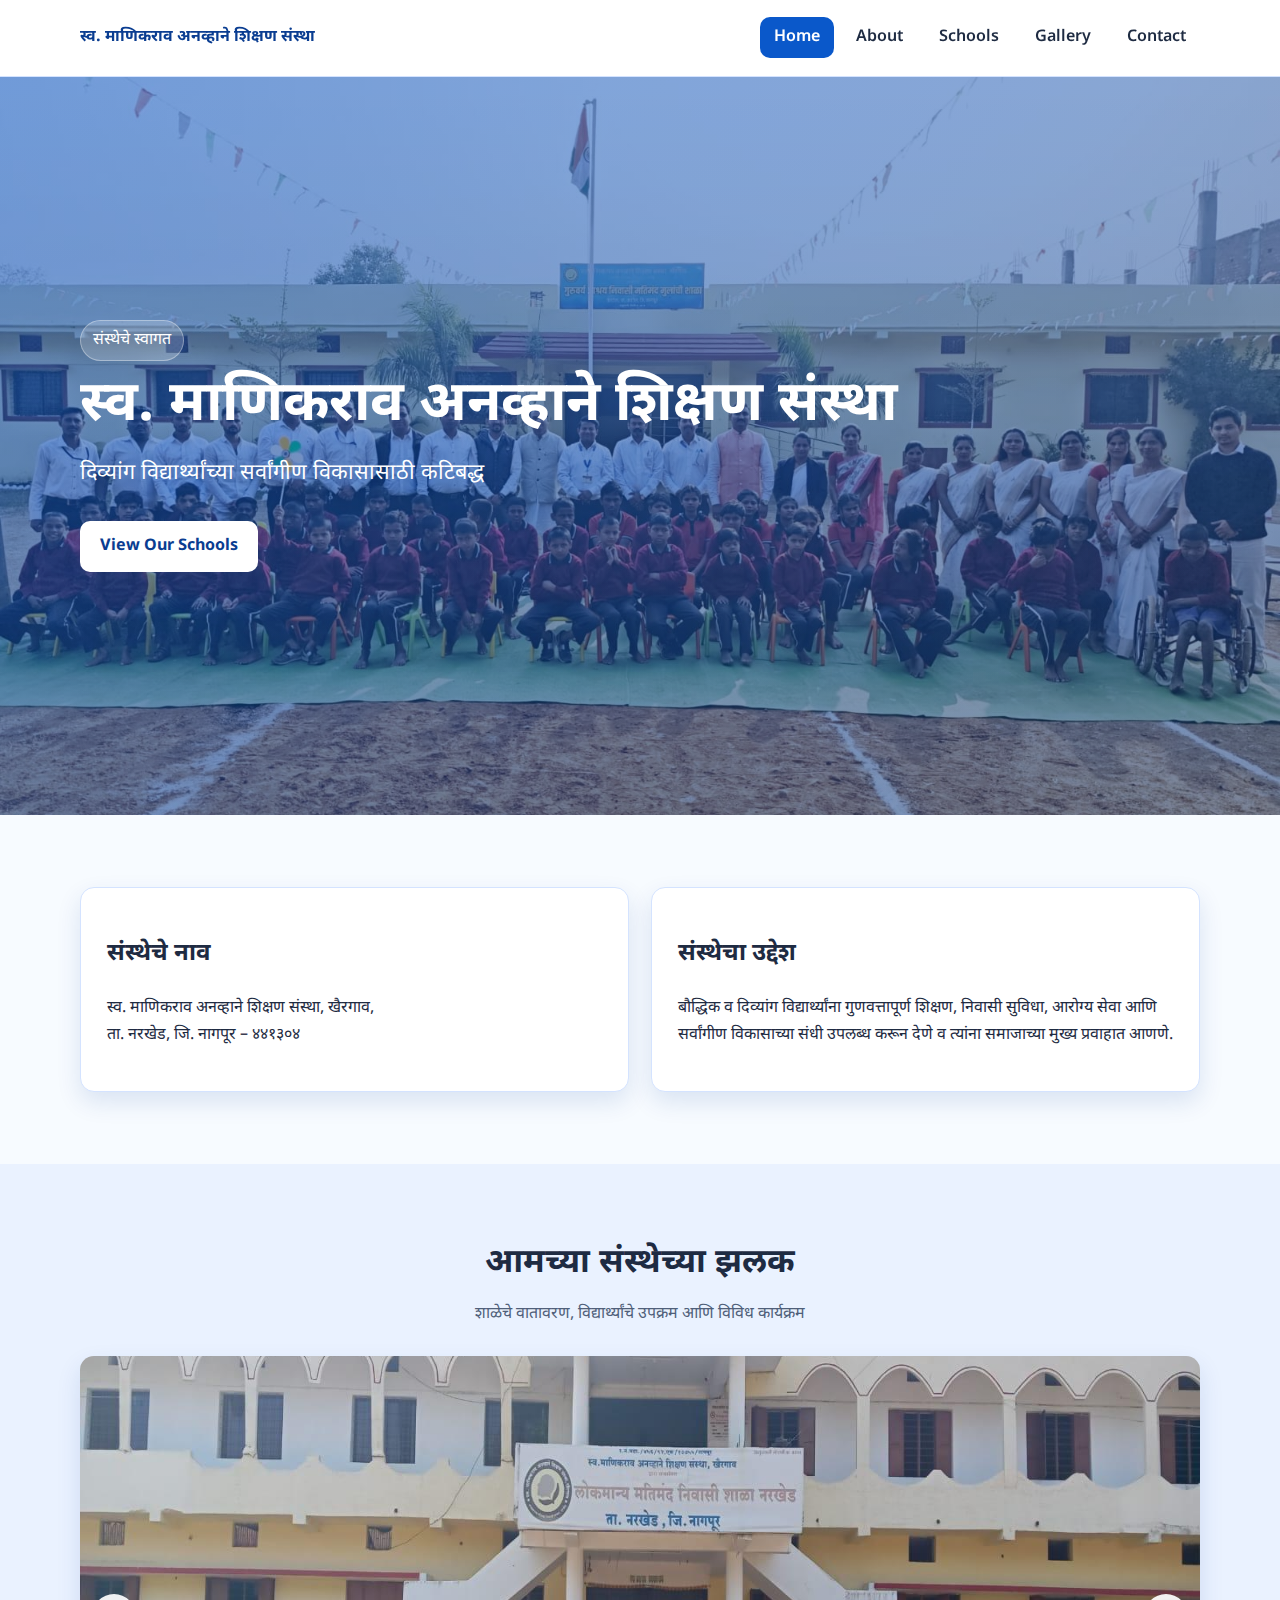
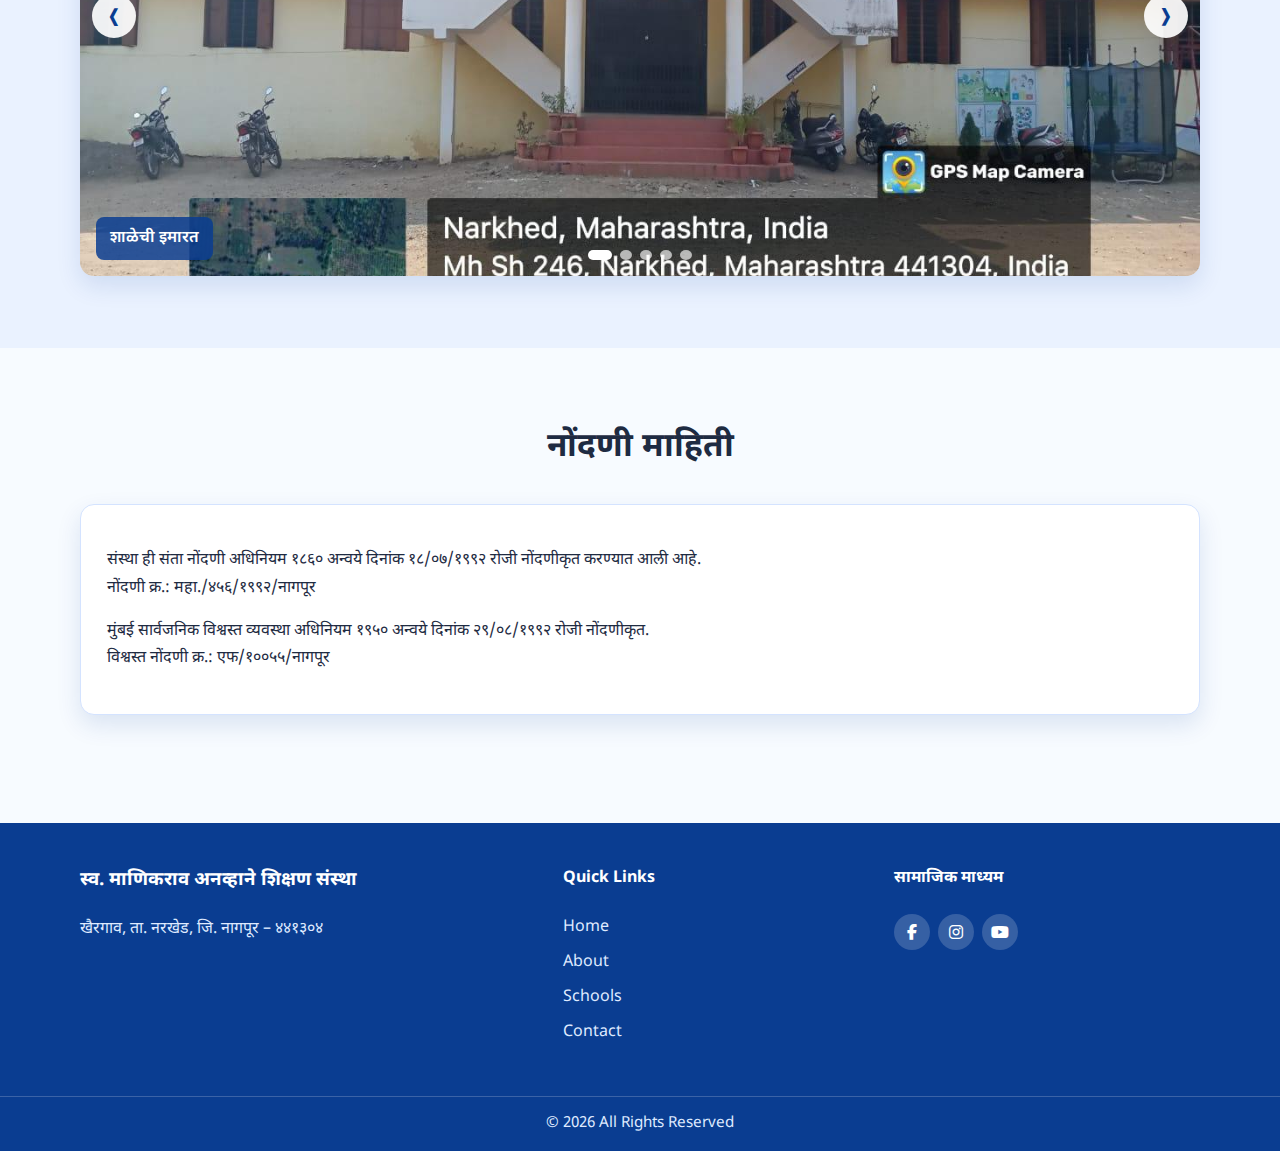
<file: index.html>
<!DOCTYPE html>
<html lang="mr">
<head>
  <meta charset="UTF-8">
  <meta name="viewport" content="width=device-width, initial-scale=1.0">
  <title>स्व. माणिकराव अनव्हाने शिक्षण संस्था</title>
  <meta name="description" content="स्व. माणिकराव अनव्हाने शिक्षण संस्था - दिव्यांग विद्यार्थ्यांच्या सर्वांगीण विकासासाठी कटिबद्ध.">
  <meta name="robots" content="index, follow">
  <meta name="theme-color" content="#0a3d91">
  <meta property="og:type" content="website">
  <meta property="og:title" content="स्व. माणिकराव अनव्हाने शिक्षण संस्था">
  <meta property="og:description" content="दिव्यांग विद्यार्थ्यांच्या सर्वांगीण विकासासाठी कटिबद्ध.">
  <meta property="og:image" content="images/1.jpeg">
  <meta property="og:locale" content="mr_IN">
  <meta name="twitter:card" content="summary_large_image">
  <meta name="twitter:title" content="स्व. माणिकराव अनव्हाने शिक्षण संस्था">
  <meta name="twitter:description" content="दिव्यांग विद्यार्थ्यांच्या सर्वांगीण विकासासाठी कटिबद्ध.">
  <meta name="twitter:image" content="images/1.jpeg">
  <link rel="preconnect" href="https://fonts.googleapis.com">
  <link rel="preconnect" href="https://fonts.gstatic.com" crossorigin>
  <link href="https://fonts.googleapis.com/css2?family=Noto+Sans+Devanagari:wght@400;500;600;700;800&display=swap" rel="stylesheet">
  <link rel="stylesheet" href="https://cdnjs.cloudflare.com/ajax/libs/font-awesome/6.5.2/css/all.min.css" crossorigin="anonymous" referrerpolicy="no-referrer">
  <link rel="stylesheet" href="css/style.css">
</head>
<body>
  <!-- मुख्य शीर्ष नेव्हिगेशन -->
  <header class="site-header">
    <nav class="navbar container">
      <a class="brand" href="index.html">स्व. माणिकराव अनव्हाने शिक्षण संस्था</a>
      <button class="menu-toggle" aria-label="Open Menu" aria-expanded="false">☰</button>
      <ul class="nav-links">
        <li><a class="active" href="index.html">Home</a></li>
        <li><a href="about.html">About</a></li>
        <li><a href="schools.html">Schools</a></li>
        <li><a href="gallery.html">Gallery</a></li>
        <li><a href="contact.html">Contact</a></li>
      </ul>
    </nav>
  </header>

  <main>
    <!-- हिरो विभाग -->
    <section class="hero">
      <div class="hero-overlay"></div>
      <div class="container hero-content">
        <p class="eyebrow">संस्थेचे स्वागत</p>
        <h1>स्व. माणिकराव अनव्हाने शिक्षण संस्था</h1>
        <p class="tagline">दिव्यांग विद्यार्थ्यांच्या सर्वांगीण विकासासाठी कटिबद्ध</p>
        <a class="btn btn-primary" href="schools.html">View Our Schools</a>
      </div>
    </section>

    <!-- संस्थेची मूलभूत माहिती -->
    <section class="section">
      <div class="container two-col">
        <div class="card soft-card">
          <h2>संस्थेचे नाव</h2>
          <p>स्व. माणिकराव अनव्हाने शिक्षण संस्था, खैरगाव,<br>ता. नरखेड, जि. नागपूर – ४४१३०४</p>
        </div>
        <div class="card soft-card">
          <h2>संस्थेचा उद्देश</h2>
          <p>बौद्धिक व दिव्यांग विद्यार्थ्यांना गुणवत्तापूर्ण शिक्षण, निवासी सुविधा, आरोग्य सेवा आणि सर्वांगीण विकासाच्या संधी उपलब्ध करून देणे व त्यांना समाजाच्या मुख्य प्रवाहात आणणे.</p>
        </div>
      </div>
    </section>

    <!-- इमेज कॅरोझेल -->
    <section class="section section-light">
      <div class="container">
        <div class="section-head">
          <h2>आमच्या संस्थेच्या झलक</h2>
          <p>शाळेचे वातावरण, विद्यार्थ्यांचे उपक्रम आणि विविध कार्यक्रम</p>
        </div>
        <div class="carousel" data-carousel>
          <div class="carousel-track">
            <article class="slide active">
              <img src="images/2.jpeg" alt="शाळेची इमारत">
              <div class="slide-caption">शाळेची इमारत</div>
            </article>
            <article class="slide">
              <img src="images/4.jpeg" alt="विद्यार्थ्यांचे उपक्रम">
              <div class="slide-caption">विद्यार्थ्यांचे उपक्रम</div>
            </article>
            <article class="slide">
              <img src="images/11.jpeg" alt="क्रीडा स्पर्धा">
              <div class="slide-caption">क्रीडा स्पर्धा</div>
            </article>
            <article class="slide">
              <img src="images/6.jpeg" alt="सांस्कृतिक कार्यक्रम">
              <div class="slide-caption">सांस्कृतिक कार्यक्रम</div>
            </article>
            <article class="slide slide-cta">
              <img src="images/7.jpeg" alt="फोटो अल्बम पहा">
              <div class="slide-caption"><a class="carousel-link" href="gallery.html">View Album</a></div>
            </article>
          </div>
          <button class="carousel-btn prev" aria-label="Previous Slide">❮</button>
          <button class="carousel-btn next" aria-label="Next Slide">❯</button>
          <div class="carousel-dots" aria-label="कॅरोझेल डॉट्स"></div>
        </div>
      </div>
    </section>

    <!-- नोंदणी माहिती -->
    <section class="section">
      <div class="container">
        <div class="section-head">
          <h2>नोंदणी माहिती</h2>
        </div>
        <div class="card">
          <p>संस्था ही संता नोंदणी अधिनियम १८६० अन्वये दिनांक १८/०७/१९९२ रोजी नोंदणीकृत करण्यात आली आहे.<br>
          नोंदणी क्र.: महा./४५६/१९९२/नागपूर</p>
          <p>मुंबई सार्वजनिक विश्वस्त व्यवस्था अधिनियम १९५० अन्वये दिनांक २९/०८/१९९२ रोजी नोंदणीकृत.<br>
          विश्वस्त नोंदणी क्र.: एफ/१००५५/नागपूर</p>
        </div>
      </div>
    </section>
  </main>

  <!-- फूटर -->
  <footer class="site-footer">
    <div class="container footer-grid">
      <div>
        <h3>स्व. माणिकराव अनव्हाने शिक्षण संस्था</h3>
        <p>खैरगाव, ता. नरखेड, जि. नागपूर – ४४१३०४</p>
      </div>
      <div>
        <h4>Quick Links</h4>
        <ul class="quick-links">
          <li><a href="index.html">Home</a></li>
          <li><a href="about.html">About</a></li>
          <li><a href="schools.html">Schools</a></li>
          <li><a href="contact.html">Contact</a></li>
        </ul>
      </div>
      <div>
        <h4>सामाजिक माध्यम</h4>
        <div class="socials">
          <a href="#" aria-label="Facebook"><i class="fa-brands fa-facebook-f" aria-hidden="true"></i></a>
          <a href="#" aria-label="Instagram"><i class="fa-brands fa-instagram" aria-hidden="true"></i></a>
          <a href="#" aria-label="YouTube"><i class="fa-brands fa-youtube" aria-hidden="true"></i></a>
        </div>
      </div>
    </div>
    <div class="footer-bottom">© 2026 All Rights Reserved</div>
  </footer>

  <script src="js/script.js"></script>
</body>
</html>
</file>
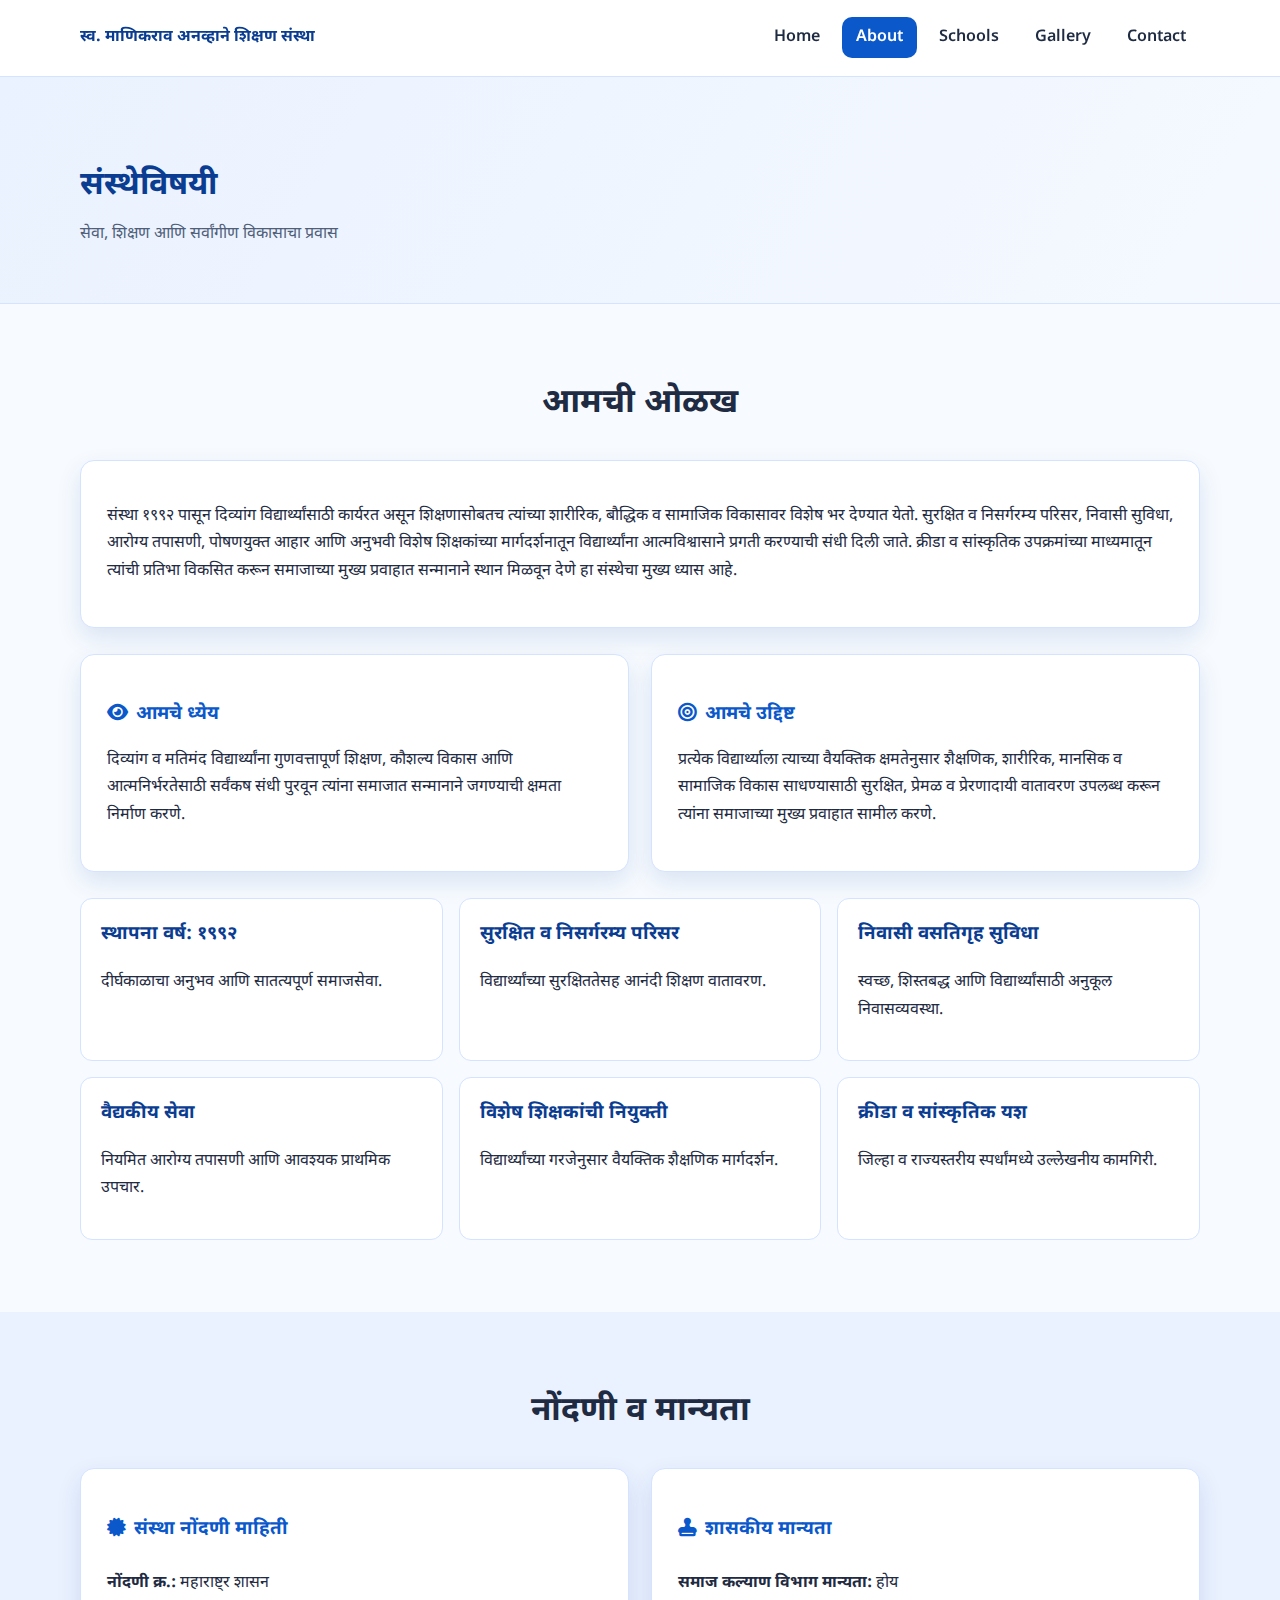
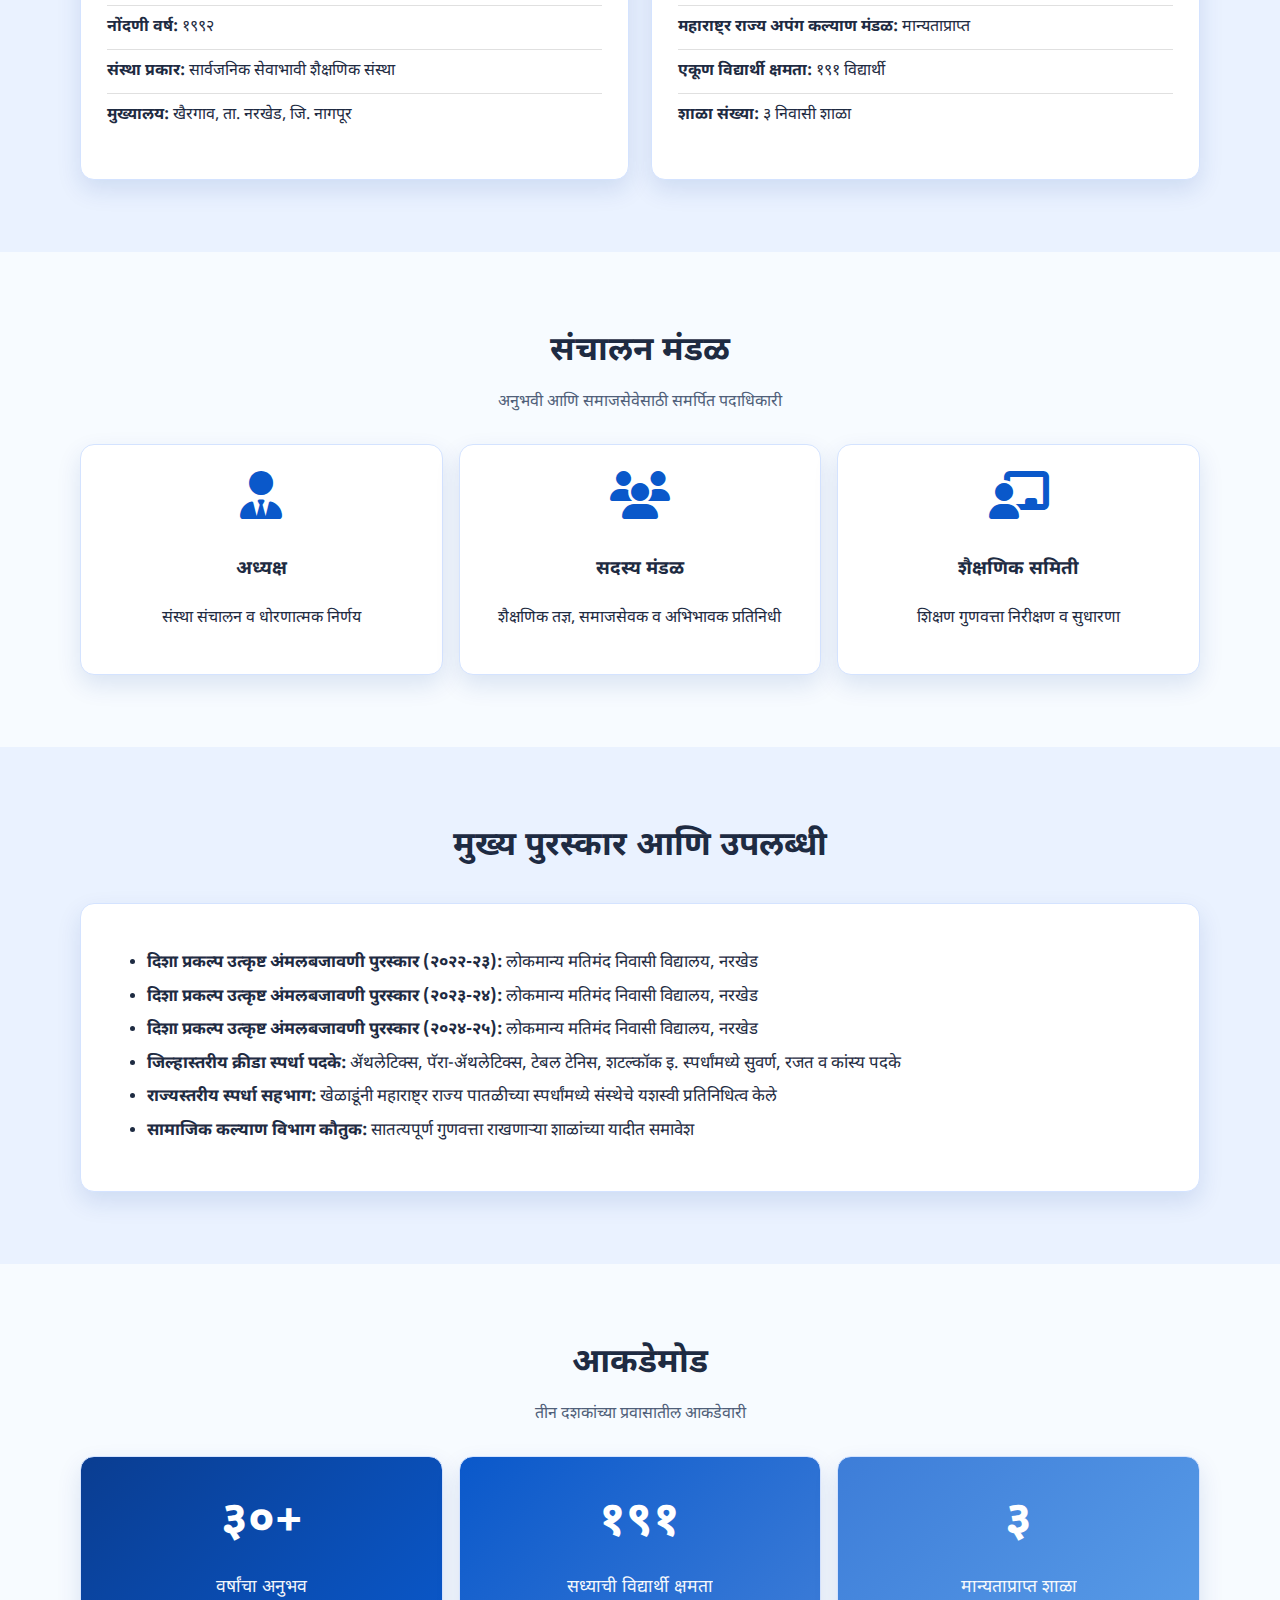
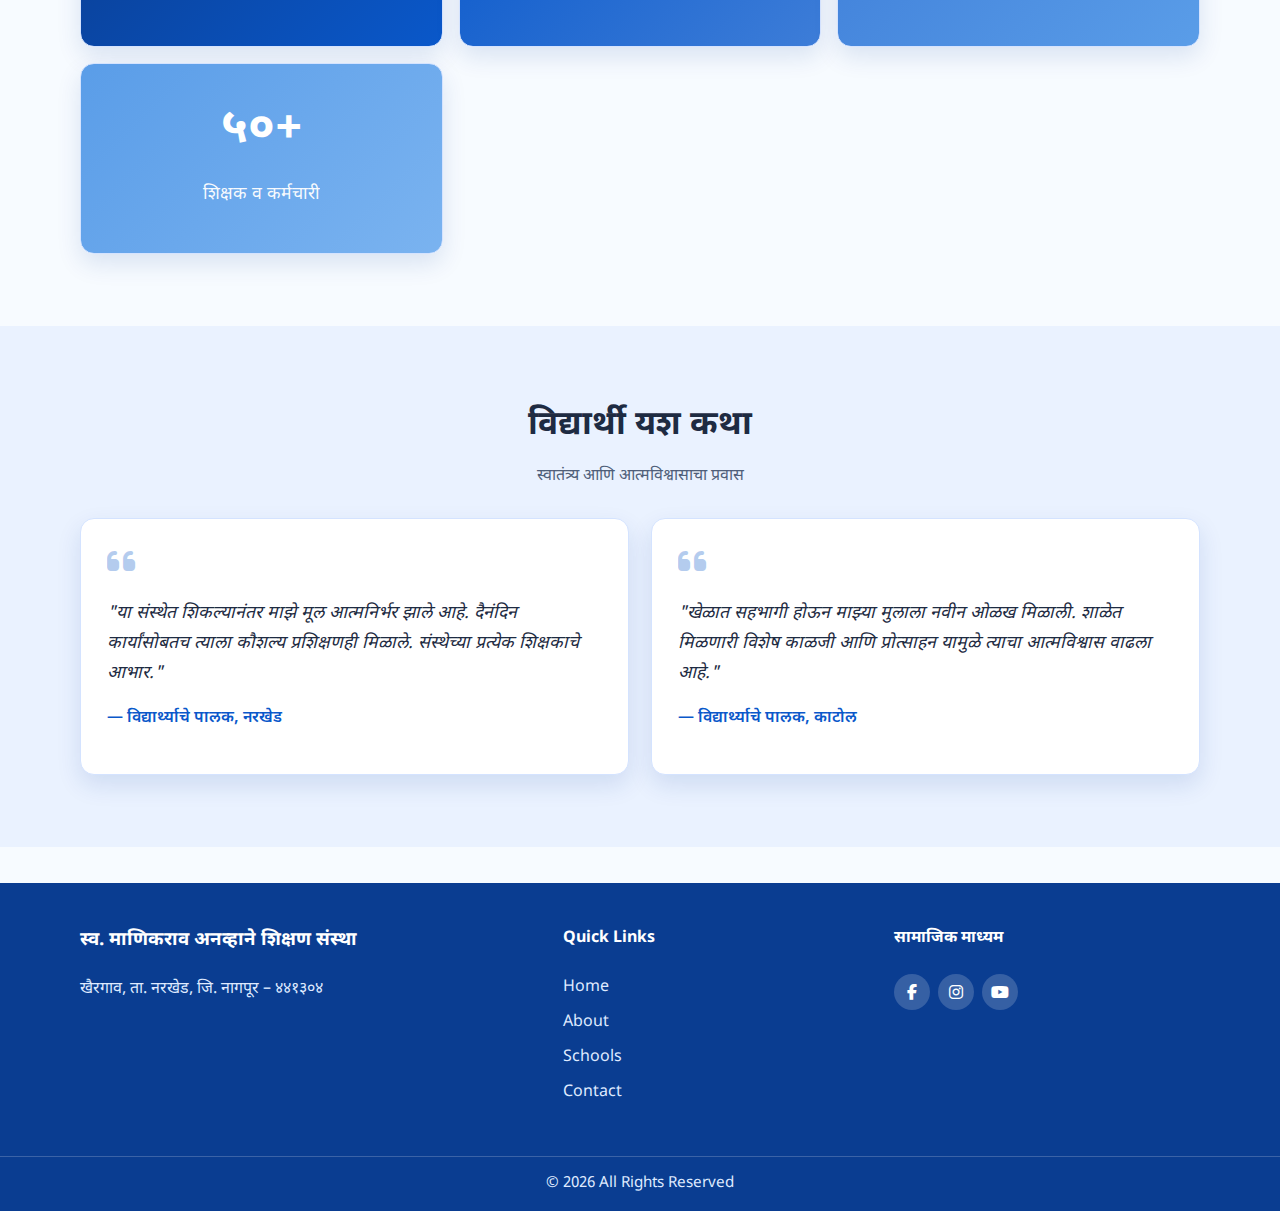
<file: about.html>
<!DOCTYPE html>
<html lang="mr">
<head>
  <meta charset="UTF-8">
  <meta name="viewport" content="width=device-width, initial-scale=1.0">
  <title>संस्थेविषयी | स्व. माणिकराव अनव्हाने शिक्षण संस्था</title>
  <meta name="description" content="संस्थेविषयी माहिती - स्थापना, उद्देश, सुविधा व उपक्रम.">
  <meta name="robots" content="index, follow">
  <meta name="theme-color" content="#0a3d91">
  <meta property="og:type" content="website">
  <meta property="og:title" content="About | स्व. माणिकराव अनव्हाने शिक्षण संस्था">
  <meta property="og:description" content="स्थापना, उद्देश, सुविधा व उपक्रमांची माहिती.">
  <meta property="og:image" content="images/1.jpeg">
  <meta property="og:locale" content="mr_IN">
  <meta name="twitter:card" content="summary_large_image">
  <link rel="preconnect" href="https://fonts.googleapis.com">
  <link rel="preconnect" href="https://fonts.gstatic.com" crossorigin>
  <link href="https://fonts.googleapis.com/css2?family=Noto+Sans+Devanagari:wght@400;500;600;700;800&display=swap" rel="stylesheet">
  <link rel="stylesheet" href="https://cdnjs.cloudflare.com/ajax/libs/font-awesome/6.5.2/css/all.min.css" crossorigin="anonymous" referrerpolicy="no-referrer">
  <link rel="stylesheet" href="css/style.css">
</head>
<body>
  <header class="site-header">
    <nav class="navbar container">
      <a class="brand" href="index.html">स्व. माणिकराव अनव्हाने शिक्षण संस्था</a>
      <button class="menu-toggle" aria-label="Open Menu" aria-expanded="false">☰</button>
      <ul class="nav-links">
        <li><a href="index.html">Home</a></li>
        <li><a class="active" href="about.html">About</a></li>
        <li><a href="schools.html">Schools</a></li>
        <li><a href="gallery.html">Gallery</a></li>
        <li><a href="contact.html">Contact</a></li>
      </ul>
    </nav>
  </header>

  <main>
    <section class="page-banner">
      <div class="container">
        <h1>संस्थेविषयी</h1>
        <p>सेवा, शिक्षण आणि सर्वांगीण विकासाचा प्रवास</p>
      </div>
    </section>

    <section class="section">
      <div class="container">
        <div class="section-head">
          <h2>आमची ओळख</h2>
        </div>
        <div class="card">
          <p>संस्था १९९२ पासून दिव्यांग विद्यार्थ्यांसाठी कार्यरत असून शिक्षणासोबतच त्यांच्या शारीरिक, बौद्धिक व सामाजिक विकासावर विशेष भर देण्यात येतो. सुरक्षित व निसर्गरम्य परिसर, निवासी सुविधा, आरोग्य तपासणी, पोषणयुक्त आहार आणि अनुभवी विशेष शिक्षकांच्या मार्गदर्शनातून विद्यार्थ्यांना आत्मविश्वासाने प्रगती करण्याची संधी दिली जाते. क्रीडा व सांस्कृतिक उपक्रमांच्या माध्यमातून त्यांची प्रतिभा विकसित करून समाजाच्या मुख्य प्रवाहात सन्मानाने स्थान मिळवून देणे हा संस्थेचा मुख्य ध्यास आहे.</p>
        </div>

        <div class="two-col mt-lg">
          <div class="card">
            <h3 style="color: var(--primary); margin-bottom: 0.75rem;"><i class="fa-solid fa-eye" style="margin-right: 8px;"></i>आमचे ध्येय</h3>
            <p>दिव्यांग व मतिमंद विद्यार्थ्यांना गुणवत्तापूर्ण शिक्षण, कौशल्य विकास आणि आत्मनिर्भरतेसाठी सर्वंकष संधी पुरवून त्यांना समाजात सन्मानाने जगण्याची क्षमता निर्माण करणे.</p>
          </div>
          <div class="card">
            <h3 style="color: var(--primary); margin-bottom: 0.75rem;"><i class="fa-solid fa-bullseye" style="margin-right: 8px;"></i>आमचे उद्दिष्ट</h3>
            <p>प्रत्येक विद्यार्थ्याला त्याच्या वैयक्तिक क्षमतेनुसार शैक्षणिक, शारीरिक, मानसिक व सामाजिक विकास साधण्यासाठी सुरक्षित, प्रेमळ व प्रेरणादायी वातावरण उपलब्ध करून त्यांना समाजाच्या मुख्य प्रवाहात सामील करणे.</p>
          </div>
        </div>

        <div class="feature-grid mt-lg">
          <article class="feature-item">
            <h3>स्थापना वर्ष: १९९२</h3>
            <p>दीर्घकाळाचा अनुभव आणि सातत्यपूर्ण समाजसेवा.</p>
          </article>
          <article class="feature-item">
            <h3>सुरक्षित व निसर्गरम्य परिसर</h3>
            <p>विद्यार्थ्यांच्या सुरक्षिततेसह आनंदी शिक्षण वातावरण.</p>
          </article>
          <article class="feature-item">
            <h3>निवासी वसतिगृह सुविधा</h3>
            <p>स्वच्छ, शिस्तबद्ध आणि विद्यार्थ्यांसाठी अनुकूल निवासव्यवस्था.</p>
          </article>
          <article class="feature-item">
            <h3>वैद्यकीय सेवा</h3>
            <p>नियमित आरोग्य तपासणी आणि आवश्यक प्राथमिक उपचार.</p>
          </article>
          <article class="feature-item">
            <h3>विशेष शिक्षकांची नियुक्ती</h3>
            <p>विद्यार्थ्यांच्या गरजेनुसार वैयक्तिक शैक्षणिक मार्गदर्शन.</p>
          </article>
          <article class="feature-item">
            <h3>क्रीडा व सांस्कृतिक यश</h3>
            <p>जिल्हा व राज्यस्तरीय स्पर्धांमध्ये उल्लेखनीय कामगिरी.</p>
          </article>
        </div>
      </div>
    </section>

    <section class="section" style="background-color: var(--secondary);">
      <div class="container">
        <div class="section-head">
          <h2>नोंदणी व मान्यता</h2>
        </div>
        <div class="two-col">
          <div class="card">
            <h3 style="color: var(--primary); margin-bottom: 1rem;"><i class="fa-solid fa-certificate" style="margin-right: 8px;"></i>संस्था नोंदणी माहिती</h3>
            <ul style="list-style: none; padding: 0;">
              <li style="padding: 0.5rem 0; border-bottom: 1px solid #e0e0e0;"><strong>नोंदणी क्र.:</strong> महाराष्ट्र शासन</li>
              <li style="padding: 0.5rem 0; border-bottom: 1px solid #e0e0e0;"><strong>नोंदणी वर्ष:</strong> १९९२</li>
              <li style="padding: 0.5rem 0; border-bottom: 1px solid #e0e0e0;"><strong>संस्था प्रकार:</strong> सार्वजनिक सेवाभावी शैक्षणिक संस्था</li>
              <li style="padding: 0.5rem 0;"><strong>मुख्यालय:</strong> खैरगाव, ता. नरखेड, जि. नागपूर</li>
            </ul>
          </div>
          <div class="card">
            <h3 style="color: var(--primary); margin-bottom: 1rem;"><i class="fa-solid fa-stamp" style="margin-right: 8px;"></i>शासकीय मान्यता</h3>
            <ul style="list-style: none; padding: 0;">
              <li style="padding: 0.5rem 0; border-bottom: 1px solid #e0e0e0;"><strong>समाज कल्याण विभाग मान्यता:</strong> होय</li>
              <li style="padding: 0.5rem 0; border-bottom: 1px solid #e0e0e0;"><strong>महाराष्ट्र राज्य अपंग कल्याण मंडळ:</strong> मान्यताप्राप्त</li>
              <li style="padding: 0.5rem 0; border-bottom: 1px solid #e0e0e0;"><strong>एकूण विद्यार्थी क्षमता:</strong> १९१ विद्यार्थी</li>
              <li style="padding: 0.5rem 0;"><strong>शाळा संख्या:</strong> ३ निवासी शाळा</li>
            </ul>
          </div>
        </div>
      </div>
    </section>

    <section class="section">
      <div class="container">
        <div class="section-head">
          <h2>संचालन मंडळ</h2>
          <p>अनुभवी आणि समाजसेवेसाठी समर्पित पदाधिकारी</p>
        </div>
        <div class="feature-grid">
          <div class="card" style="text-align: center;">
            <i class="fa-solid fa-user-tie" style="font-size: 3rem; color: var(--primary); margin-bottom: 1rem;"></i>
            <h3>अध्यक्ष</h3>
            <p style="color: var(--text-muted); margin-top: 0.5rem;">संस्था संचालन व धोरणात्मक निर्णय</p>
          </div>
          <div class="card" style="text-align: center;">
            <i class="fa-solid fa-users" style="font-size: 3rem; color: var(--primary); margin-bottom: 1rem;"></i>
            <h3>सदस्य मंडळ</h3>
            <p style="color: var(--text-muted); margin-top: 0.5rem;">शैक्षणिक तज्ञ, समाजसेवक व अभिभावक प्रतिनिधी</p>
          </div>
          <div class="card" style="text-align: center;">
            <i class="fa-solid fa-chalkboard-user" style="font-size: 3rem; color: var(--primary); margin-bottom: 1rem;"></i>
            <h3>शैक्षणिक समिती</h3>
            <p style="color: var(--text-muted); margin-top: 0.5rem;">शिक्षण गुणवत्ता निरीक्षण व सुधारणा</p>
          </div>
        </div>
      </div>
    </section>

    <section class="section" style="background-color: var(--secondary);">
      <div class="container">
        <div class="section-head">
          <h2>मुख्य पुरस्कार आणि उपलब्धी</h2>
        </div>
        <div class="card">
          <ul style="line-height: 2; font-size: 1.05rem;">
            <li><strong>दिशा प्रकल्प उत्कृष्ट अंमलबजावणी पुरस्कार (२०२२-२३):</strong> लोकमान्य मतिमंद निवासी विद्यालय, नरखेड</li>
            <li><strong>दिशा प्रकल्प उत्कृष्ट अंमलबजावणी पुरस्कार (२०२३-२४):</strong> लोकमान्य मतिमंद निवासी विद्यालय, नरखेड</li>
            <li><strong>दिशा प्रकल्प उत्कृष्ट अंमलबजावणी पुरस्कार (२०२४-२५):</strong> लोकमान्य मतिमंद निवासी विद्यालय, नरखेड</li>
            <li><strong>जिल्हास्तरीय क्रीडा स्पर्धा पदके:</strong> ॲथलेटिक्स, पॅरा-ॲथलेटिक्स, टेबल टेनिस, शटल्कॉक इ. स्पर्धांमध्ये सुवर्ण, रजत व कांस्य पदके</li>
            <li><strong>राज्यस्तरीय स्पर्धा सहभाग:</strong> खेळाडूंनी महाराष्ट्र राज्य पातळीच्या स्पर्धांमध्ये संस्थेचे यशस्वी प्रतिनिधित्व केले</li>
            <li><strong>सामाजिक कल्याण विभाग कौतुक:</strong> सातत्यपूर्ण गुणवत्ता राखणाऱ्या शाळांच्या यादीत समावेश</li>
          </ul>
        </div>
      </div>
    </section>

    <section class="section">
      <div class="container">
        <div class="section-head">
          <h2>आकडेमोड</h2>
          <p>तीन दशकांच्या प्रवासातील आकडेवारी</p>
        </div>
        <div class="feature-grid">
          <div class="card" style="text-align: center; background: linear-gradient(135deg, #0a3d91 0%, #0a58ca 100%); color: white;">
            <h2 style="font-size: 3rem; margin: 0; color: white;">३०+</h2>
            <p style="margin-top: 0.5rem; font-size: 1.1rem; opacity: 0.95;">वर्षांचा अनुभव</p>
          </div>
          <div class="card" style="text-align: center; background: linear-gradient(135deg, #0a58ca 0%, #3d7dd8 100%); color: white;">
            <h2 style="font-size: 3rem; margin: 0; color: white;">१९१</h2>
            <p style="margin-top: 0.5rem; font-size: 1.1rem; opacity: 0.95;">सध्याची विद्यार्थी क्षमता</p>
          </div>
          <div class="card" style="text-align: center; background: linear-gradient(135deg, #3d7dd8 0%, #5a9de8 100%); color: white;">
            <h2 style="font-size: 3rem; margin: 0; color: white;">३</h2>
            <p style="margin-top: 0.5rem; font-size: 1.1rem; opacity: 0.95;">मान्यताप्राप्त शाळा</p>
          </div>
          <div class="card" style="text-align: center; background: linear-gradient(135deg, #5a9de8 0%, #7ab3f0 100%); color: white;">
            <h2 style="font-size: 3rem; margin: 0; color: white;">५०+</h2>
            <p style="margin-top: 0.5rem; font-size: 1.1rem; opacity: 0.95;">शिक्षक व कर्मचारी</p>
          </div>
        </div>
      </div>
    </section>

    <section class="section" style="background-color: var(--secondary);">
      <div class="container">
        <div class="section-head">
          <h2>विद्यार्थी यश कथा</h2>
          <p>स्वातंत्र्य आणि आत्मविश्वासाचा प्रवास</p>
        </div>
        <div class="two-col">
          <div class="card">
            <i class="fa-solid fa-quote-left" style="font-size: 2rem; color: var(--primary); opacity: 0.3;"></i>
            <p style="font-size: 1.1rem; margin: 1rem 0; font-style: italic;">"या संस्थेत शिकल्यानंतर माझे मूल आत्मनिर्भर झाले आहे. दैनंदिन कार्यांसोबतच त्याला कौशल्य प्रशिक्षणही मिळाले. संस्थेच्या प्रत्येक शिक्षकाचे आभार."</p>
            <p style="font-weight: 600; color: var(--primary);">— विद्यार्थ्याचे पालक, नरखेड</p>
          </div>
          <div class="card">
            <i class="fa-solid fa-quote-left" style="font-size: 2rem; color: var(--primary); opacity: 0.3;"></i>
            <p style="font-size: 1.1rem; margin: 1rem 0; font-style: italic;">"खेळात सहभागी होऊन माझ्या मुलाला नवीन ओळख मिळाली. शाळेत मिळणारी विशेष काळजी आणि प्रोत्साहन यामुळे त्याचा आत्मविश्वास वाढला आहे."</p>
            <p style="font-weight: 600; color: var(--primary);">— विद्यार्थ्याचे पालक, काटोल</p>
          </div>
        </div>
      </div>
    </section>
  </main>

  <footer class="site-footer">
    <div class="container footer-grid">
      <div>
        <h3>स्व. माणिकराव अनव्हाने शिक्षण संस्था</h3>
        <p>खैरगाव, ता. नरखेड, जि. नागपूर – ४४१३०४</p>
      </div>
      <div>
        <h4>Quick Links</h4>
        <ul class="quick-links">
          <li><a href="index.html">Home</a></li>
          <li><a href="about.html">About</a></li>
          <li><a href="schools.html">Schools</a></li>
          <li><a href="contact.html">Contact</a></li>
        </ul>
      </div>
      <div>
        <h4>सामाजिक माध्यम</h4>
        <div class="socials">
          <a href="#" aria-label="Facebook"><i class="fa-brands fa-facebook-f" aria-hidden="true"></i></a>
          <a href="#" aria-label="Instagram"><i class="fa-brands fa-instagram" aria-hidden="true"></i></a>
          <a href="#" aria-label="YouTube"><i class="fa-brands fa-youtube" aria-hidden="true"></i></a>
        </div>
      </div>
    </div>
    <div class="footer-bottom">© 2026 All Rights Reserved</div>
  </footer>

  <script src="js/script.js"></script>
</body>
</html>
</file>
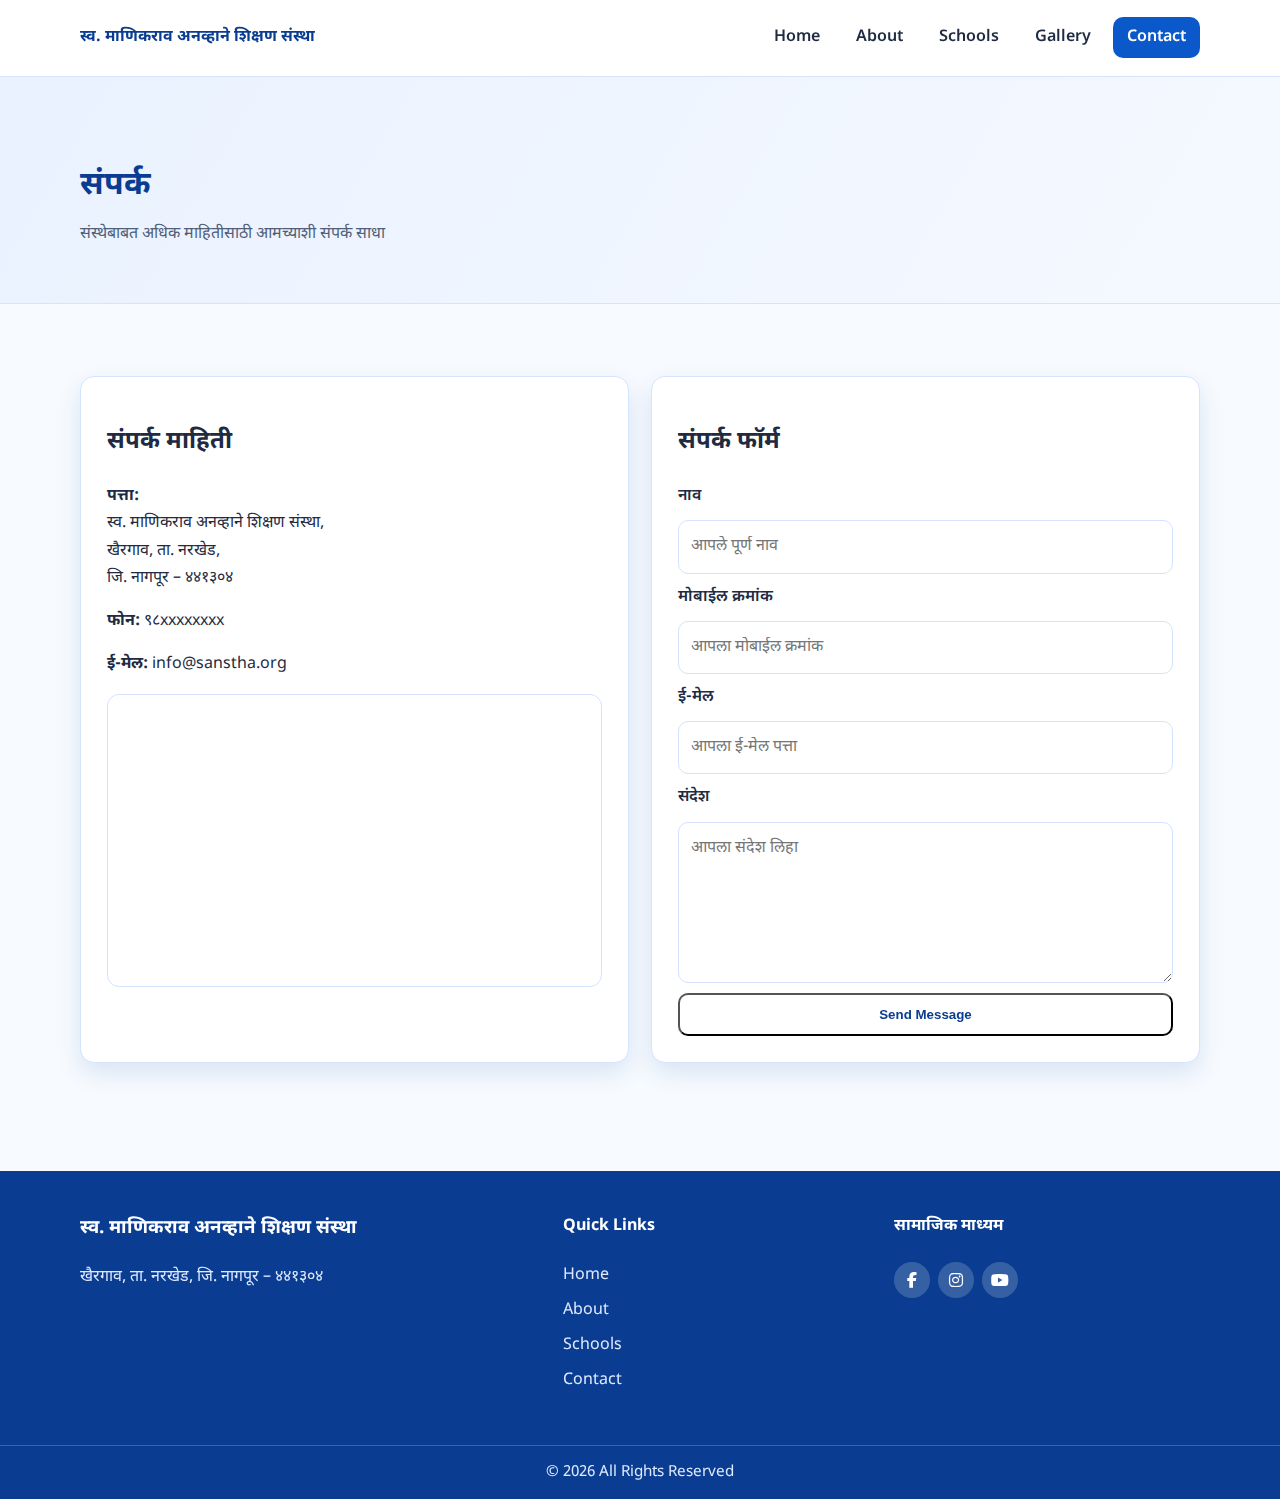
<file: contact.html>
<!DOCTYPE html>
<html lang="mr">
<head>
  <meta charset="UTF-8">
  <meta name="viewport" content="width=device-width, initial-scale=1.0">
  <title>संपर्क | स्व. माणिकराव अनव्हाने शिक्षण संस्था</title>
  <meta name="description" content="संस्थेशी संपर्क साधा.">
  <link rel="preconnect" href="https://fonts.googleapis.com">
  <link rel="preconnect" href="https://fonts.gstatic.com" crossorigin>
  <link href="https://fonts.googleapis.com/css2?family=Noto+Sans+Devanagari:wght@400;500;600;700;800&display=swap" rel="stylesheet">
  <link rel="stylesheet" href="https://cdnjs.cloudflare.com/ajax/libs/font-awesome/6.5.2/css/all.min.css" crossorigin="anonymous" referrerpolicy="no-referrer">
  <link rel="stylesheet" href="css/style.css">
</head>
<body>
  <header class="site-header">
    <nav class="navbar container">
      <a class="brand" href="index.html">स्व. माणिकराव अनव्हाने शिक्षण संस्था</a>
      <button class="menu-toggle" aria-label="Open Menu" aria-expanded="false">☰</button>
      <ul class="nav-links">
        <li><a href="index.html">Home</a></li>
        <li><a href="about.html">About</a></li>
        <li><a href="schools.html">Schools</a></li>
        <li><a href="gallery.html">Gallery</a></li>
        <li><a class="active" href="contact.html">Contact</a></li>
      </ul>
    </nav>
  </header>

  <main>
    <section class="page-banner">
      <div class="container">
        <h1>संपर्क</h1>
        <p>संस्थेबाबत अधिक माहितीसाठी आमच्याशी संपर्क साधा</p>
      </div>
    </section>

    <section class="section">
      <div class="container contact-layout">
        <div class="card">
          <h2>संपर्क माहिती</h2>
          <p><strong>पत्ता:</strong><br>
            स्व. माणिकराव अनव्हाने शिक्षण संस्था,<br>
            खैरगाव, ता. नरखेड,<br>
            जि. नागपूर – ४४१३०४
          </p>
          <p><strong>फोन:</strong> ९८xxxxxxxx</p>
          <p><strong>ई-मेल:</strong> info@sanstha.org</p>
          <div class="map-wrap">
            <iframe title="Google Map Placeholder" src="https://maps.google.com/maps?q=Nagpur&t=&z=10&ie=UTF8&iwloc=&output=embed" loading="lazy"></iframe>
          </div>
        </div>

        <div class="card">
          <h2>संपर्क फॉर्म</h2>
          <form class="contact-form" action="#" method="post">
            <label for="name">नाव</label>
            <input id="name" name="name" type="text" placeholder="आपले पूर्ण नाव" required>

            <label for="phone">मोबाईल क्रमांक</label>
            <input id="phone" name="phone" type="tel" placeholder="आपला मोबाईल क्रमांक" required>

            <label for="email">ई-मेल</label>
            <input id="email" name="email" type="email" placeholder="आपला ई-मेल पत्ता" required>

            <label for="message">संदेश</label>
            <textarea id="message" name="message" rows="5" placeholder="आपला संदेश लिहा" required></textarea>

            <button type="submit" class="btn btn-primary">Send Message</button>
          </form>
        </div>
      </div>
    </section>
  </main>

  <footer class="site-footer">
    <div class="container footer-grid">
      <div>
        <h3>स्व. माणिकराव अनव्हाने शिक्षण संस्था</h3>
        <p>खैरगाव, ता. नरखेड, जि. नागपूर – ४४१३०४</p>
      </div>
      <div>
        <h4>Quick Links</h4>
        <ul class="quick-links">
          <li><a href="index.html">Home</a></li>
          <li><a href="about.html">About</a></li>
          <li><a href="schools.html">Schools</a></li>
          <li><a href="contact.html">Contact</a></li>
        </ul>
      </div>
      <div>
        <h4>सामाजिक माध्यम</h4>
        <div class="socials">
          <a href="#" aria-label="Facebook"><i class="fa-brands fa-facebook-f" aria-hidden="true"></i></a>
          <a href="#" aria-label="Instagram"><i class="fa-brands fa-instagram" aria-hidden="true"></i></a>
          <a href="#" aria-label="YouTube"><i class="fa-brands fa-youtube" aria-hidden="true"></i></a>
        </div>
      </div>
    </div>
    <div class="footer-bottom">© 2026 All Rights Reserved</div>
  </footer>

  <script src="js/script.js"></script>
</body>
</html>
</file>
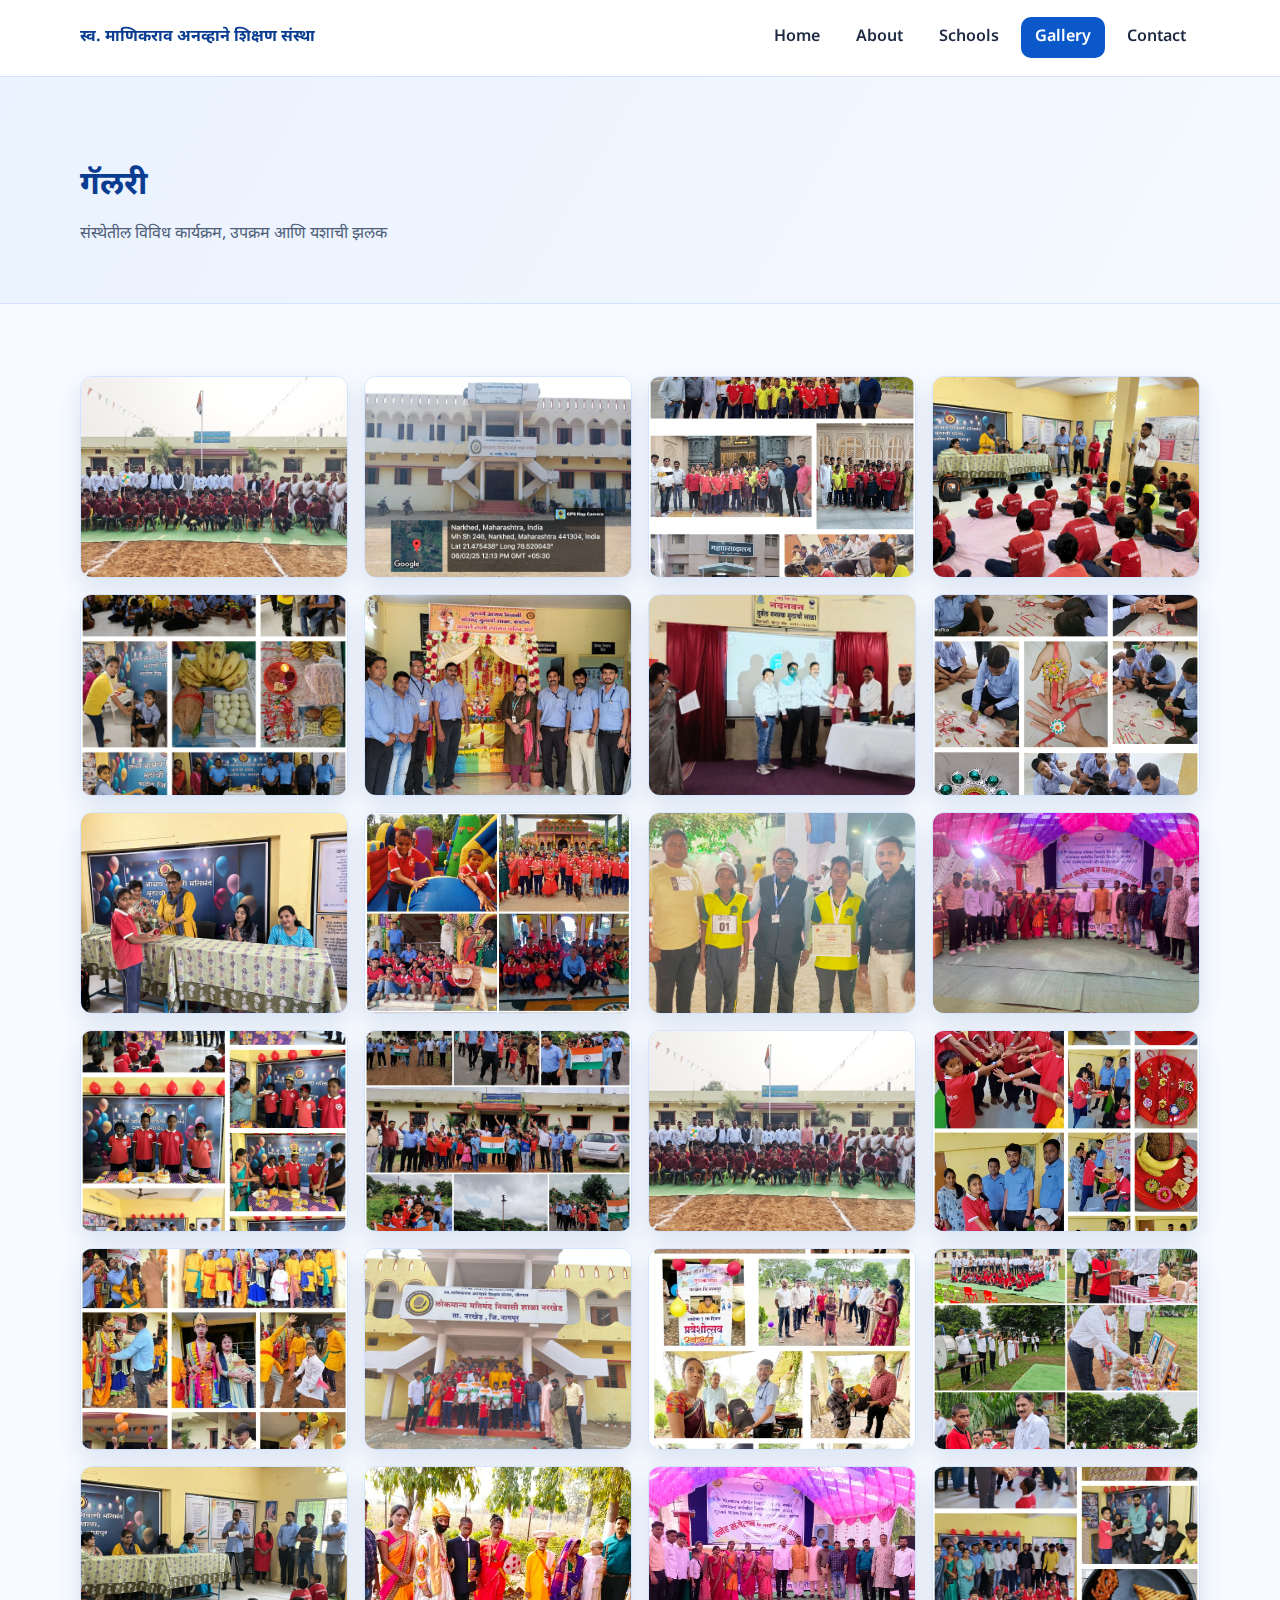
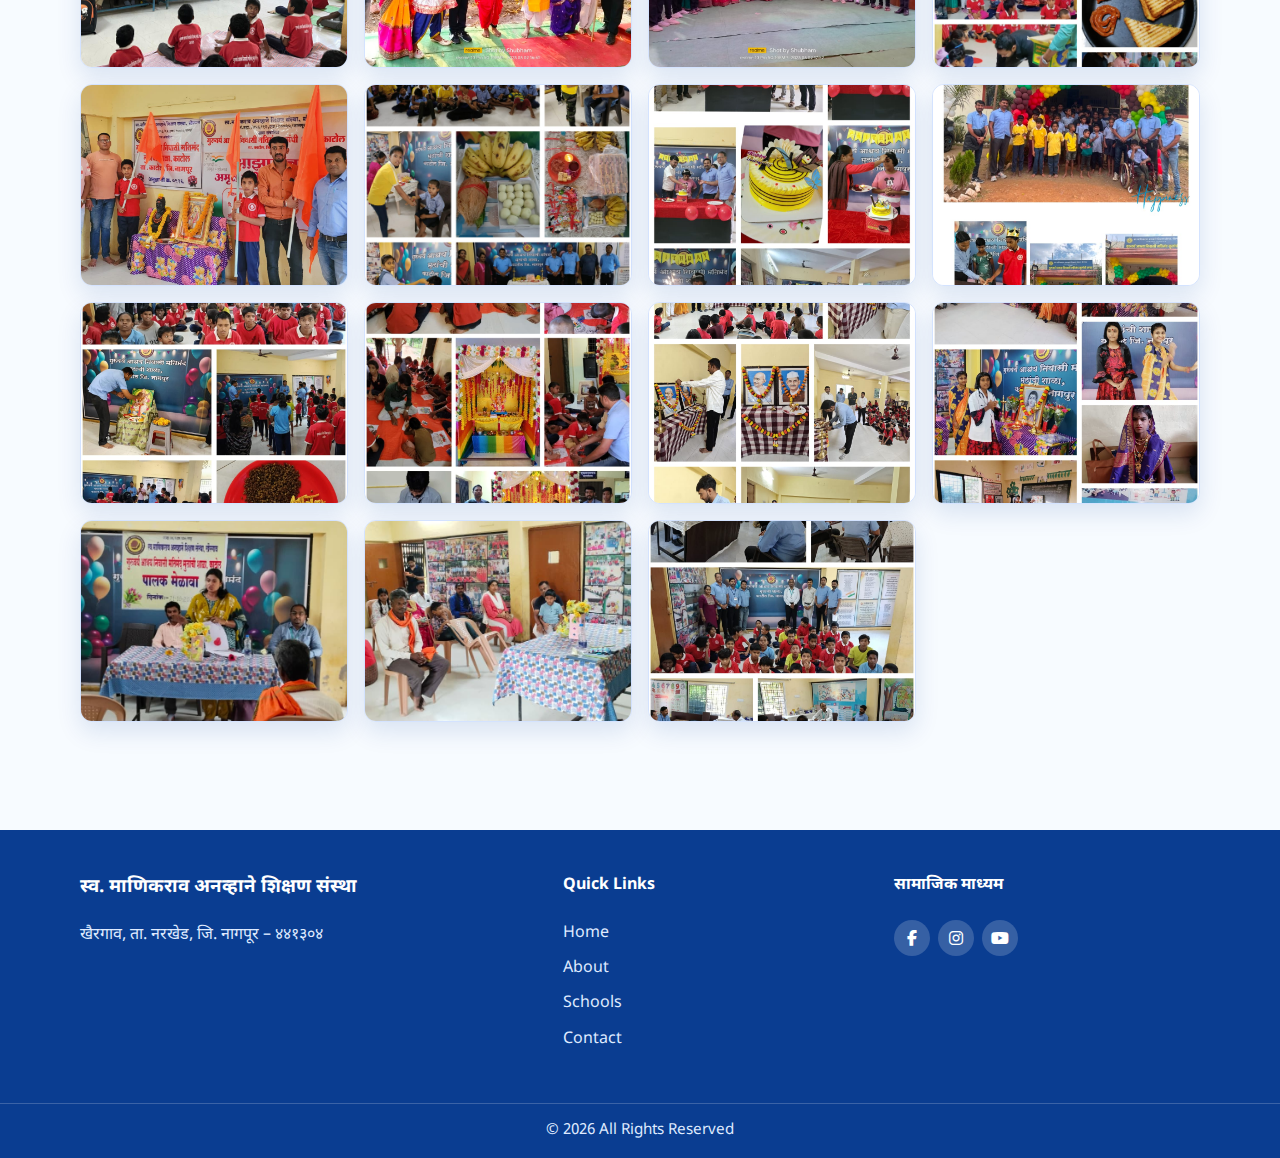
<file: gallery.html>
<!DOCTYPE html>
<html lang="mr">
<head>
  <meta charset="UTF-8">
  <meta name="viewport" content="width=device-width, initial-scale=1.0">
  <title>गॅलरी | स्व. माणिकराव अनव्हाने शिक्षण संस्था</title>
  <meta name="description" content="संस्थेच्या विविध उपक्रमांची गॅलरी.">
  <meta name="robots" content="index, follow">
  <meta name="theme-color" content="#0a3d91">
  <meta property="og:type" content="website">
  <meta property="og:title" content="Gallery | स्व. माणिकराव अनव्हाने शिक्षण संस्था">
  <meta property="og:description" content="संस्थेच्या विविध उपक्रमांची छायाचित्र गॅलरी.">
  <meta property="og:image" content="images/7.jpeg">
  <meta property="og:locale" content="mr_IN">
  <meta name="twitter:card" content="summary_large_image">
  <link rel="preconnect" href="https://fonts.googleapis.com">
  <link rel="preconnect" href="https://fonts.gstatic.com" crossorigin>
  <link href="https://fonts.googleapis.com/css2?family=Noto+Sans+Devanagari:wght@400;500;600;700;800&display=swap" rel="stylesheet">
  <link rel="stylesheet" href="https://cdnjs.cloudflare.com/ajax/libs/font-awesome/6.5.2/css/all.min.css" crossorigin="anonymous" referrerpolicy="no-referrer">
  <link rel="stylesheet" href="css/style.css">
</head>
<body>
  <header class="site-header">
    <nav class="navbar container">
      <a class="brand" href="index.html">स्व. माणिकराव अनव्हाने शिक्षण संस्था</a>
      <button class="menu-toggle" aria-label="Open Menu" aria-expanded="false">☰</button>
      <ul class="nav-links">
        <li><a href="index.html">Home</a></li>
        <li><a href="about.html">About</a></li>
        <li><a href="schools.html">Schools</a></li>
        <li><a class="active" href="gallery.html">Gallery</a></li>
        <li><a href="contact.html">Contact</a></li>
      </ul>
    </nav>
  </header>

  <main>
    <section class="page-banner">
      <div class="container">
        <h1>गॅलरी</h1>
        <p>संस्थेतील विविध कार्यक्रम, उपक्रम आणि यशाची झलक</p>
      </div>
    </section>

    <section class="section">
      <div class="container">
        <div class="gallery-grid">
          <a class="gallery-item" href="images/1.jpeg" target="_blank" rel="noopener"><img src="images/1.jpeg" alt="Image 1"><span class="gallery-caption">Image: School</span></a>
          <a class="gallery-item" href="images/2.jpeg" target="_blank" rel="noopener"><img src="images/2.jpeg" alt="Image 2"><span class="gallery-caption">Image: 2.jpeg</span></a>
          <a class="gallery-item" href="images/3.jpeg" target="_blank" rel="noopener"><img src="images/3.jpeg" alt="Image 3"><span class="gallery-caption">Image: 3.jpeg</span></a>
          <a class="gallery-item" href="images/4.jpeg" target="_blank" rel="noopener"><img src="images/4.jpeg" alt="Image 4"><span class="gallery-caption">Image: 4.jpeg</span></a>
          <a class="gallery-item" href="images/5.jpeg" target="_blank" rel="noopener"><img src="images/5.jpeg" alt="Image 5"><span class="gallery-caption">Image: 5.jpeg</span></a>
          <a class="gallery-item" href="images/6.jpeg" target="_blank" rel="noopener"><img src="images/6.jpeg" alt="Image 6"><span class="gallery-caption">Image: 6.jpeg</span></a>
          <a class="gallery-item" href="images/7.jpeg" target="_blank" rel="noopener"><img src="images/7.jpeg" alt="Image 7"><span class="gallery-caption">Image: 7.jpeg</span></a>
          <a class="gallery-item" href="images/8.jpeg" target="_blank" rel="noopener"><img src="images/8.jpeg" alt="Image 8"><span class="gallery-caption">Image: 8.jpeg</span></a>
          <a class="gallery-item" href="images/9.jpeg" target="_blank" rel="noopener"><img src="images/9.jpeg" alt="Image 9"><span class="gallery-caption">Image: 9.jpeg</span></a>
          <a class="gallery-item" href="images/10.jpeg" target="_blank" rel="noopener"><img src="images/10.jpeg" alt="Image 10"><span class="gallery-caption">Image: 10.jpeg</span></a>
          <a class="gallery-item" href="images/11.jpeg" target="_blank" rel="noopener"><img src="images/11.jpeg" alt="Image 11"><span class="gallery-caption">Image: 11.jpeg</span></a>
          <a class="gallery-item" href="images/12.jpeg" target="_blank" rel="noopener"><img src="images/12.jpeg" alt="Image 12"><span class="gallery-caption">Image: 12.jpeg</span></a>
          <a class="gallery-item" href="images/13.jpeg" target="_blank" rel="noopener"><img src="images/13.jpeg" alt="Image 13"><span class="gallery-caption">Image: 13.jpeg</span></a>
          <a class="gallery-item" href="images/14.jpeg" target="_blank" rel="noopener"><img src="images/14.jpeg" alt="Image 14"><span class="gallery-caption">Image: 14.jpeg</span></a>
          <a class="gallery-item" href="images/15.jpeg" target="_blank" rel="noopener"><img src="images/15.jpeg" alt="Image 15"><span class="gallery-caption">Image: 15.jpeg</span></a>
          <a class="gallery-item" href="images/16.jpeg" target="_blank" rel="noopener"><img src="images/16.jpeg" alt="Image 16"><span class="gallery-caption">Image: 16.jpeg</span></a>
          <a class="gallery-item" href="images/17.jpeg" target="_blank" rel="noopener"><img src="images/17.jpeg" alt="Image 17"><span class="gallery-caption">Image: 17.jpeg</span></a>
          <a class="gallery-item" href="images/18.jpeg" target="_blank" rel="noopener"><img src="images/18.jpeg" alt="Image 18"><span class="gallery-caption">Image: 18.jpeg</span></a>
          <a class="gallery-item" href="images/19.jpeg" target="_blank" rel="noopener"><img src="images/19.jpeg" alt="Image 19"><span class="gallery-caption">Image: 19.jpeg</span></a>
          <a class="gallery-item" href="images/20.jpeg" target="_blank" rel="noopener"><img src="images/20.jpeg" alt="Image 20"><span class="gallery-caption">Image: 20.jpeg</span></a>
          <a class="gallery-item" href="images/21.jpeg" target="_blank" rel="noopener"><img src="images/21.jpeg" alt="Image 21"><span class="gallery-caption">Image: 21.jpeg</span></a>
          <a class="gallery-item" href="images/22.jpeg" target="_blank" rel="noopener"><img src="images/22.jpeg" alt="Image 22"><span class="gallery-caption">Image: 22.jpeg</span></a>
          <a class="gallery-item" href="images/23.jpeg" target="_blank" rel="noopener"><img src="images/23.jpeg" alt="Image 23"><span class="gallery-caption">Image: 23.jpeg</span></a>
          <a class="gallery-item" href="images/24.jpeg" target="_blank" rel="noopener"><img src="images/24.jpeg" alt="Image 24"><span class="gallery-caption">Image: 24.jpeg</span></a>
          <a class="gallery-item" href="images/25.jpeg" target="_blank" rel="noopener"><img src="images/25.jpeg" alt="Image 25"><span class="gallery-caption">Image: 25.jpeg</span></a>
          <a class="gallery-item" href="images/26.jpeg" target="_blank" rel="noopener"><img src="images/26.jpeg" alt="Image 26"><span class="gallery-caption">Image: 26.jpeg</span></a>
          <a class="gallery-item" href="images/27.jpeg" target="_blank" rel="noopener"><img src="images/27.jpeg" alt="Image 27"><span class="gallery-caption">Image: 27.jpeg</span></a>
          <a class="gallery-item" href="images/28.jpeg" target="_blank" rel="noopener"><img src="images/28.jpeg" alt="Image 28"><span class="gallery-caption">Image: 28.jpeg</span></a>
          <a class="gallery-item" href="images/29.jpeg" target="_blank" rel="noopener"><img src="images/29.jpeg" alt="Image 29"><span class="gallery-caption">Image: 29.jpeg</span></a>
          <a class="gallery-item" href="images/30.jpeg" target="_blank" rel="noopener"><img src="images/30.jpeg" alt="Image 30"><span class="gallery-caption">Image: 30.jpeg</span></a>
          <a class="gallery-item" href="images/31.jpeg" target="_blank" rel="noopener"><img src="images/31.jpeg" alt="Image 31"><span class="gallery-caption">Image: 31.jpeg</span></a>
          <a class="gallery-item" href="images/32.jpeg" target="_blank" rel="noopener"><img src="images/32.jpeg" alt="Image 32"><span class="gallery-caption">Image: 32.jpeg</span></a>
          <a class="gallery-item" href="images/33.jpeg" target="_blank" rel="noopener"><img src="images/33.jpeg" alt="Image 33"><span class="gallery-caption">Image: 33.jpeg</span></a>
          <a class="gallery-item" href="images/34.jpeg" target="_blank" rel="noopener"><img src="images/34.jpeg" alt="Image 34"><span class="gallery-caption">Image: 34.jpeg</span></a>
          <a class="gallery-item" href="images/35.jpeg" target="_blank" rel="noopener"><img src="images/35.jpeg" alt="Image 35"><span class="gallery-caption">Image: 35.jpeg</span></a>
        </div>
      </div>
    </section>
  </main>

  <footer class="site-footer">
    <div class="container footer-grid">
      <div>
        <h3>स्व. माणिकराव अनव्हाने शिक्षण संस्था</h3>
        <p>खैरगाव, ता. नरखेड, जि. नागपूर – ४४१३०४</p>
      </div>
      <div>
        <h4>Quick Links</h4>
        <ul class="quick-links">
          <li><a href="index.html">Home</a></li>
          <li><a href="about.html">About</a></li>
          <li><a href="schools.html">Schools</a></li>
          <li><a href="contact.html">Contact</a></li>
        </ul>
      </div>
      <div>
        <h4>सामाजिक माध्यम</h4>
        <div class="socials">
          <a href="#" aria-label="Facebook"><i class="fa-brands fa-facebook-f" aria-hidden="true"></i></a>
          <a href="#" aria-label="Instagram"><i class="fa-brands fa-instagram" aria-hidden="true"></i></a>
          <a href="#" aria-label="YouTube"><i class="fa-brands fa-youtube" aria-hidden="true"></i></a>
        </div>
      </div>
    </div>
    <div class="footer-bottom">© 2026 All Rights Reserved</div>
  </footer>

  <script src="js/script.js"></script>
</body>
</html>
</file>
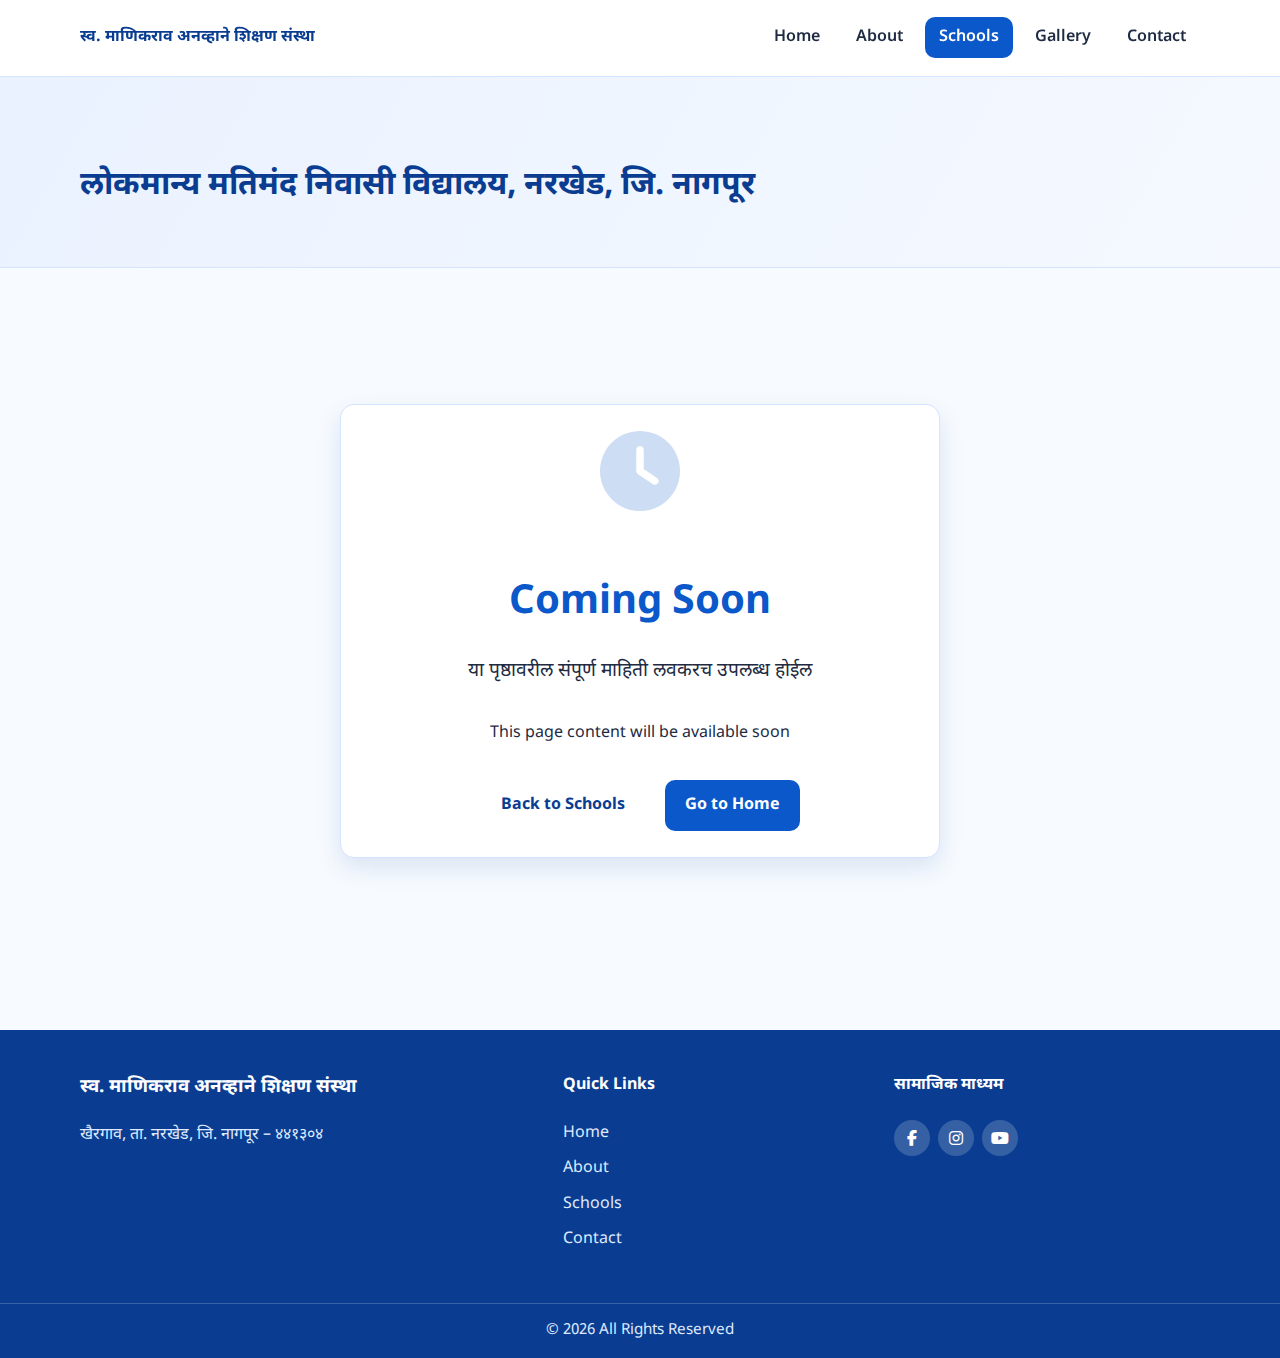
<file: schools/school1.html>
<!DOCTYPE html>
<html lang="mr">
<head>
  <meta charset="UTF-8">
  <meta name="viewport" content="width=device-width, initial-scale=1.0">
  <title>लोकमान्य मतिमंद निवासी विद्यालय | शाळा तपशील</title>
  <meta name="description" content="लोकमान्य मतिमंद निवासी विद्यालय, नरखेड याची माहिती.">
  <link rel="preconnect" href="https://fonts.googleapis.com">
  <link rel="preconnect" href="https://fonts.gstatic.com" crossorigin>
  <link href="https://fonts.googleapis.com/css2?family=Noto+Sans+Devanagari:wght@400;500;600;700;800&display=swap" rel="stylesheet">
  <link rel="stylesheet" href="https://cdnjs.cloudflare.com/ajax/libs/font-awesome/6.5.2/css/all.min.css" crossorigin="anonymous" referrerpolicy="no-referrer">
  <link rel="stylesheet" href="../css/style.css">
</head>
<body>
  <header class="site-header">
    <nav class="navbar container">
      <a class="brand" href="../index.html">स्व. माणिकराव अनव्हाने शिक्षण संस्था</a>
      <button class="menu-toggle" aria-label="Open Menu" aria-expanded="false">☰</button>
      <ul class="nav-links">
        <li><a href="../index.html">Home</a></li>
        <li><a href="../about.html">About</a></li>
        <li><a class="active" href="../schools.html">Schools</a></li>
        <li><a href="../gallery.html">Gallery</a></li>
        <li><a href="../contact.html">Contact</a></li>
      </ul>
    </nav>
  </header>

  <main>
    <section class="page-banner">
      <div class="container">
        <h1>लोकमान्य मतिमंद निवासी विद्यालय, नरखेड, जि. नागपूर</h1>
      </div>
    </section>

    <section class="section">
      <div class="container" style="text-align: center; padding: 4rem 1rem;">
        <div class="card" style="max-width: 600px; margin: 0 auto;">
          <i class="fa-solid fa-clock" style="font-size: 5rem; color: var(--primary); opacity: 0.2; margin-bottom: 1.5rem;"></i>
          <h2 style="color: var(--primary); margin-bottom: 1rem; font-size: 2.5rem;">Coming Soon</h2>
          <p style="font-size: 1.2rem; color: var(--text-muted); margin-bottom: 2rem;">या पृष्ठावरील संपूर्ण माहिती लवकरच उपलब्ध होईल</p>
          <p style="margin-bottom: 2rem;">This page content will be available soon</p>
          <a class="btn btn-primary" href="../schools.html" style="margin-right: 1rem;">Back to Schools</a>
          <a class="btn btn-outline" href="../index.html">Go to Home</a>
        </div>
      </div>
    </section>
  </main>

  <footer class="site-footer">
    <div class="container footer-grid">
      <div>
        <h3>स्व. माणिकराव अनव्हाने शिक्षण संस्था</h3>
        <p>खैरगाव, ता. नरखेड, जि. नागपूर – ४४१३०४</p>
      </div>
      <div>
        <h4>Quick Links</h4>
        <ul class="quick-links">
          <li><a href="../index.html">Home</a></li>
          <li><a href="../about.html">About</a></li>
          <li><a href="../schools.html">Schools</a></li>
          <li><a href="../contact.html">Contact</a></li>
        </ul>
      </div>
      <div>
        <h4>सामाजिक माध्यम</h4>
        <div class="socials">
          <a href="#" aria-label="Facebook"><i class="fa-brands fa-facebook-f" aria-hidden="true"></i></a>
          <a href="#" aria-label="Instagram"><i class="fa-brands fa-instagram" aria-hidden="true"></i></a>
          <a href="#" aria-label="YouTube"><i class="fa-brands fa-youtube" aria-hidden="true"></i></a>
        </div>
      </div>
    </div>
    <div class="footer-bottom">© 2026 All Rights Reserved</div>
  </footer>

  <script src="../js/script.js"></script>
</body>
</html>
</file>
<file: css/style.css>
:root {
  --primary: #0a58ca;
  --primary-dark: #0a3d91;
  --secondary: #eaf2ff;
  --text: #1e2b42;
  --white: #ffffff;
  --border: #d4e3ff;
  --shadow: 0 10px 25px rgba(10, 61, 145, 0.12);
  --radius: 14px;
}

* {
  box-sizing: border-box;
}

html {
  scroll-behavior: smooth;
}

body {
  margin: 0;
  font-family: 'Noto Sans Devanagari', sans-serif;
  color: var(--text);
  background: #f7fbff;
  line-height: 1.7;
}

img {
  max-width: 100%;
  display: block;
}

a {
  text-decoration: none;
}

a:focus-visible,
button:focus-visible,
input:focus-visible,
textarea:focus-visible {
  outline: 3px solid #9fc2ff;
  outline-offset: 2px;
}

.container {
  width: min(1120px, 92%);
  margin: 0 auto;
}

.section {
  padding: 72px 0;
}

.section-light {
  background: var(--secondary);
}

.section-head {
  text-align: center;
  margin-bottom: 28px;
}

.section-head h2 {
  margin: 0;
  font-size: clamp(1.6rem, 2.6vw, 2.2rem);
}

.section-head p {
  margin-top: 8px;
  color: #4f5f79;
}

.site-header {
  position: sticky;
  top: 0;
  z-index: 999;
  background: rgba(255, 255, 255, 0.95);
  backdrop-filter: blur(8px);
  border-bottom: 1px solid var(--border);
}

.navbar {
  display: flex;
  align-items: center;
  justify-content: space-between;
  gap: 20px;
  min-height: 76px;
}

.brand {
  color: var(--primary-dark);
  font-weight: 700;
  font-size: 1rem;
  max-width: 350px;
}

.nav-links {
  list-style: none;
  margin: 0;
  padding: 0;
  display: flex;
  gap: 8px;
}

.nav-links a {
  color: var(--text);
  font-weight: 600;
  padding: 10px 14px;
  border-radius: 10px;
  transition: all 0.25s ease;
}

.nav-links a:hover,
.nav-links a.active {
  background: var(--primary);
  color: var(--white);
}

.menu-toggle {
  display: none;
  border: 0;
  background: var(--primary);
  color: var(--white);
  width: 42px;
  height: 42px;
  border-radius: 10px;
  font-size: 1.2rem;
  cursor: pointer;
}

.hero {
  min-height: 82vh;
  display: grid;
  align-items: center;
  position: relative;
  background: linear-gradient(120deg, rgba(10, 88, 202, 0.55), rgba(10, 61, 145, 0.45)),
    url('../images/1.jpeg') center/cover;
  color: var(--white);
}

.hero-overlay {
  position: absolute;
  inset: 0;
  background: linear-gradient(transparent, rgba(0, 0, 0, 0.1));
}

.hero-content {
  position: relative;
  z-index: 1;
}

.eyebrow {
  display: inline-block;
  margin: 0 0 12px;
  background: rgba(255, 255, 255, 0.2);
  border: 1px solid rgba(255, 255, 255, 0.35);
  padding: 6px 12px;
  border-radius: 99px;
}

.hero h1 {
  margin: 0;
  font-size: clamp(2rem, 6vw, 3.5rem);
  line-height: 1.2;
}

.tagline {
  max-width: 760px;
  margin: 16px 0 28px;
  font-size: clamp(1.1rem, 2.4vw, 1.35rem);
}

.btn {
  display: inline-flex;
  align-items: center;
  justify-content: center;
  border-radius: 10px;
  font-weight: 700;
  padding: 12px 20px;
  transition: transform 0.2s ease, box-shadow 0.2s ease;
}

.btn:hover {
  transform: translateY(-2px);
}

.btn-primary {
  background: var(--white);
  color: var(--primary-dark);
}

.btn-outline {
  background: var(--primary);
  color: var(--white);
}

.card {
  background: var(--white);
  border: 1px solid var(--border);
  border-radius: var(--radius);
  box-shadow: var(--shadow);
  padding: 26px;
}

.soft-card {
  height: 100%;
}

.two-col {
  display: grid;
  grid-template-columns: repeat(2, minmax(0, 1fr));
  gap: 22px;
}

.carousel {
  position: relative;
  border-radius: var(--radius);
  overflow: hidden;
  box-shadow: var(--shadow);
}

.carousel-track {
  position: relative;
}

.slide {
  display: none;
  position: relative;
}

.slide-cta::after {
  content: '';
  position: absolute;
  inset: 0;
  background: linear-gradient(rgba(10, 61, 145, 0.2), rgba(10, 61, 145, 0.5));
  pointer-events: none;
}

.slide.active {
  display: block;
  animation: fadeIn 0.5s ease;
}

.slide img {
  width: 100%;
  height: min(68vw, 520px);
  object-fit: cover;
}

.slide-caption {
  position: absolute;
  left: 16px;
  bottom: 16px;
  background: rgba(10, 61, 145, 0.85);
  color: var(--white);
  padding: 8px 14px;
  border-radius: 8px;
  font-weight: 600;
  z-index: 2;
}

.carousel-link {
  color: var(--white);
  font-weight: 700;
  text-decoration: underline;
}

.slide-cta .slide-caption {
  left: 50%;
  top: 50%;
  bottom: auto;
  transform: translate(-50%, -50%);
  background: transparent;
  padding: 0;
  z-index: 3;
}

.slide-cta .carousel-link {
  display: inline-flex;
  align-items: center;
  justify-content: center;
  min-width: 170px;
  padding: 12px 18px;
  border-radius: 999px;
  background: rgba(255, 255, 255, 0.92);
  color: var(--primary-dark);
  text-decoration: none;
  box-shadow: 0 8px 20px rgba(0, 0, 0, 0.2);
}

.slide-cta .carousel-link:hover {
  transform: translateY(-2px);
}

.carousel-btn {
  position: absolute;
  top: 50%;
  transform: translateY(-50%);
  border: none;
  width: 44px;
  height: 44px;
  border-radius: 50%;
  background: rgba(255, 255, 255, 0.92);
  color: var(--primary-dark);
  font-size: 1.2rem;
  cursor: pointer;
}

.carousel-btn.prev {
  left: 12px;
}

.carousel-btn.next {
  right: 12px;
}

.carousel-dots {
  position: absolute;
  left: 50%;
  bottom: 16px;
  transform: translateX(-50%);
  display: flex;
  gap: 8px;
}

.carousel-dots button {
  width: 10px;
  height: 10px;
  border-radius: 50%;
  border: 0;
  background: rgba(255, 255, 255, 0.65);
  cursor: pointer;
}

.carousel-dots button.active {
  width: 24px;
  border-radius: 999px;
  background: var(--white);
}

.page-banner {
  padding: 82px 0 54px;
  background: linear-gradient(120deg, #eaf2ff, #f5f9ff);
  border-bottom: 1px solid var(--border);
}

.page-banner h1 {
  margin: 0;
  color: var(--primary-dark);
}

.page-banner p {
  margin: 8px 0 0;
  color: #4f5f79;
}

.mt-lg {
  margin-top: 26px;
}

.feature-grid {
  display: grid;
  grid-template-columns: repeat(3, minmax(0, 1fr));
  gap: 16px;
}

.feature-item {
  background: var(--white);
  border: 1px solid var(--border);
  border-radius: 12px;
  padding: 20px;
  transition: transform 0.25s ease, box-shadow 0.25s ease;
}

.feature-item:hover {
  transform: translateY(-6px);
  box-shadow: var(--shadow);
}

.feature-item h3 {
  margin-top: 0;
  color: var(--primary-dark);
}

.schools-grid {
  display: grid;
  gap: 24px;
}

.school-card {
  display: grid;
  grid-template-columns: 300px 1fr;
  gap: 0;
  background: var(--white);
  border-radius: var(--radius);
  overflow: hidden;
  border: 1px solid var(--border);
  box-shadow: var(--shadow);
  transition: transform 0.25s ease;
}

.school-card:hover {
  transform: translateY(-6px);
}

.school-card img {
  width: 100%;
  height: 100%;
  min-height: 260px;
  object-fit: cover;
}

.school-content {
  padding: 22px;
}

.school-content h2 {
  margin-top: 0;
  color: var(--primary-dark);
}

.school-content ul {
  margin: 12px 0 18px;
  padding-left: 22px;
}

.detail-layout {
  display: grid;
  grid-template-columns: 1fr 1fr;
  gap: 22px;
  align-items: start;
}

.detail-image {
  border-radius: var(--radius);
  border: 1px solid var(--border);
  box-shadow: var(--shadow);
  width: 100%;
  height: 100%;
  min-height: 360px;
  object-fit: cover;
}

.check-list {
  padding-left: 0;
  list-style: none;
  margin: 0 0 20px;
}

.check-list li {
  margin-bottom: 6px;
}

.gallery-grid {
  display: grid;
  grid-template-columns: repeat(4, minmax(0, 1fr));
  gap: 16px;
}

.gallery-item {
  display: block;
  margin: 0;
  background: var(--white);
  border: 1px solid var(--border);
  border-radius: 12px;
  overflow: hidden;
  box-shadow: var(--shadow);
  transition: transform 0.25s ease;
  color: inherit;
}

.gallery-item:hover {
  transform: translateY(-6px);
}

.gallery-item img {
  width: 100%;
  height: 200px;
  object-fit: cover;
}

.gallery-item figcaption,
.gallery-caption {
  display: block;
  padding: 10px 12px;
  font-weight: 600;
  color: var(--primary-dark);
}

.gallery-caption {
  display: none;
}

.lightbox-viewer {
  position: fixed;
  inset: 0;
  display: none;
  align-items: center;
  justify-content: center;
  padding: 20px;
  background: rgba(10, 23, 52, 0.82);
  z-index: 1200;
}

.lightbox-viewer.show {
  display: flex;
}

.lightbox-content {
  position: relative;
  max-width: min(1100px, 96vw);
  max-height: 92vh;
  width: 100%;
  background: #0a3d91;
  border-radius: 12px;
  padding: 8px;
}

.lightbox-image {
  width: 100%;
  max-height: calc(92vh - 16px);
  object-fit: contain;
  display: block;
  border-radius: 10px;
}

.lightbox-nav {
  position: absolute;
  top: 50%;
  transform: translateY(-50%);
  width: 42px;
  height: 42px;
  border-radius: 50%;
  border: none;
  background: rgba(255, 255, 255, 0.92);
  color: #0a3d91;
  font-size: 1.2rem;
  cursor: pointer;
  z-index: 2;
}

.lightbox-nav:hover {
  background: #ffffff;
}

.lightbox-prev {
  left: 12px;
}

.lightbox-next {
  right: 12px;
}

.lightbox-close {
  position: absolute;
  top: -12px;
  right: -12px;
  width: 36px;
  height: 36px;
  border-radius: 50%;
  border: none;
  background: #ffffff;
  color: #0a3d91;
  font-size: 1.4rem;
  line-height: 1;
  cursor: pointer;
  box-shadow: var(--shadow);
}

.lightbox-counter {
  position: absolute;
  left: 12px;
  top: 12px;
  background: rgba(10, 61, 145, 0.8);
  color: #ffffff;
  font-size: 0.9rem;
  padding: 4px 10px;
  border-radius: 999px;
  z-index: 2;
}

.no-scroll {
  overflow: hidden;
}

.contact-layout a {
  color: var(--primary-dark);
  font-weight: 600;
}

.contact-layout a:hover {
  text-decoration: underline;
}

.contact-layout {
  display: grid;
  grid-template-columns: 1fr 1fr;
  gap: 22px;
}

.map-wrap {
  margin-top: 14px;
  border-radius: 12px;
  overflow: hidden;
  border: 1px solid var(--border);
}

.map-wrap iframe {
  width: 100%;
  height: 280px;
  border: 0;
}

.contact-form {
  display: grid;
  gap: 10px;
}

.contact-form label {
  font-weight: 600;
}

.contact-form input,
.contact-form textarea {
  width: 100%;
  border: 1px solid var(--border);
  border-radius: 10px;
  padding: 12px;
  font: inherit;
}

.contact-form input:focus,
.contact-form textarea:focus {
  outline: 2px solid #b5d0ff;
  border-color: var(--primary);
}

.site-footer {
  background: #0a3d91;
  color: #dfeaff;
  margin-top: 36px;
}

.footer-grid {
  display: grid;
  grid-template-columns: 1.5fr 1fr 1fr;
  gap: 24px;
  padding: 42px 0;
}

.site-footer h3,
.site-footer h4 {
  margin-top: 0;
  color: #ffffff;
}

.quick-links {
  list-style: none;
  padding: 0;
  margin: 0;
}

.quick-links li {
  margin-bottom: 8px;
}

.quick-links a {
  color: #dfeaff;
}

.quick-links a:hover {
  text-decoration: underline;
}

.socials {
  display: flex;
  gap: 8px;
}

.socials a {
  width: 36px;
  height: 36px;
  border-radius: 50%;
  display: grid;
  place-items: center;
  color: var(--white);
  background: rgba(255, 255, 255, 0.18);
  transition: transform 0.2s ease, background 0.2s ease;
}

.socials a:hover {
  transform: translateY(-3px);
  background: rgba(255, 255, 255, 0.32);
}

.socials i {
  font-size: 1rem;
}

.footer-bottom {
  border-top: 1px solid rgba(255, 255, 255, 0.2);
  text-align: center;
  padding: 14px;
  font-size: 0.95rem;
}

@keyframes fadeIn {
  from {
    opacity: 0.4;
  }
  to {
    opacity: 1;
  }
}

@media (max-width: 980px) {
  .nav-links {
    position: absolute;
    top: 76px;
    right: 4%;
    width: min(280px, 92vw);
    flex-direction: column;
    background: var(--white);
    border: 1px solid var(--border);
    border-radius: 12px;
    padding: 10px;
    box-shadow: var(--shadow);
    opacity: 0;
    pointer-events: none;
    transform: translateY(-6px);
    transition: all 0.25s ease;
  }

  .nav-links.show {
    opacity: 1;
    pointer-events: auto;
    transform: translateY(0);
  }

  .menu-toggle {
    display: inline-grid;
    place-items: center;
  }

  .two-col,
  .feature-grid,
  .detail-layout,
  .contact-layout {
    grid-template-columns: 1fr;
  }

  .school-card {
    grid-template-columns: 1fr;
  }

  .gallery-grid {
    grid-template-columns: repeat(2, minmax(0, 1fr));
  }

  .footer-grid {
    grid-template-columns: 1fr;
  }
}

@media (max-width: 560px) {
  .section {
    padding: 60px 0;
  }

  .brand {
    font-size: 0.92rem;
    max-width: 250px;
  }

  .hero {
    min-height: 72vh;
  }

  .gallery-grid {
    grid-template-columns: 1fr;
  }

  .carousel-btn {
    width: 36px;
    height: 36px;
  }
}

@media (prefers-reduced-motion: reduce) {
  *,
  *::before,
  *::after {
    animation-duration: 0.01ms !important;
    animation-iteration-count: 1 !important;
    transition-duration: 0.01ms !important;
    scroll-behavior: auto !important;
  }
}
</file>
